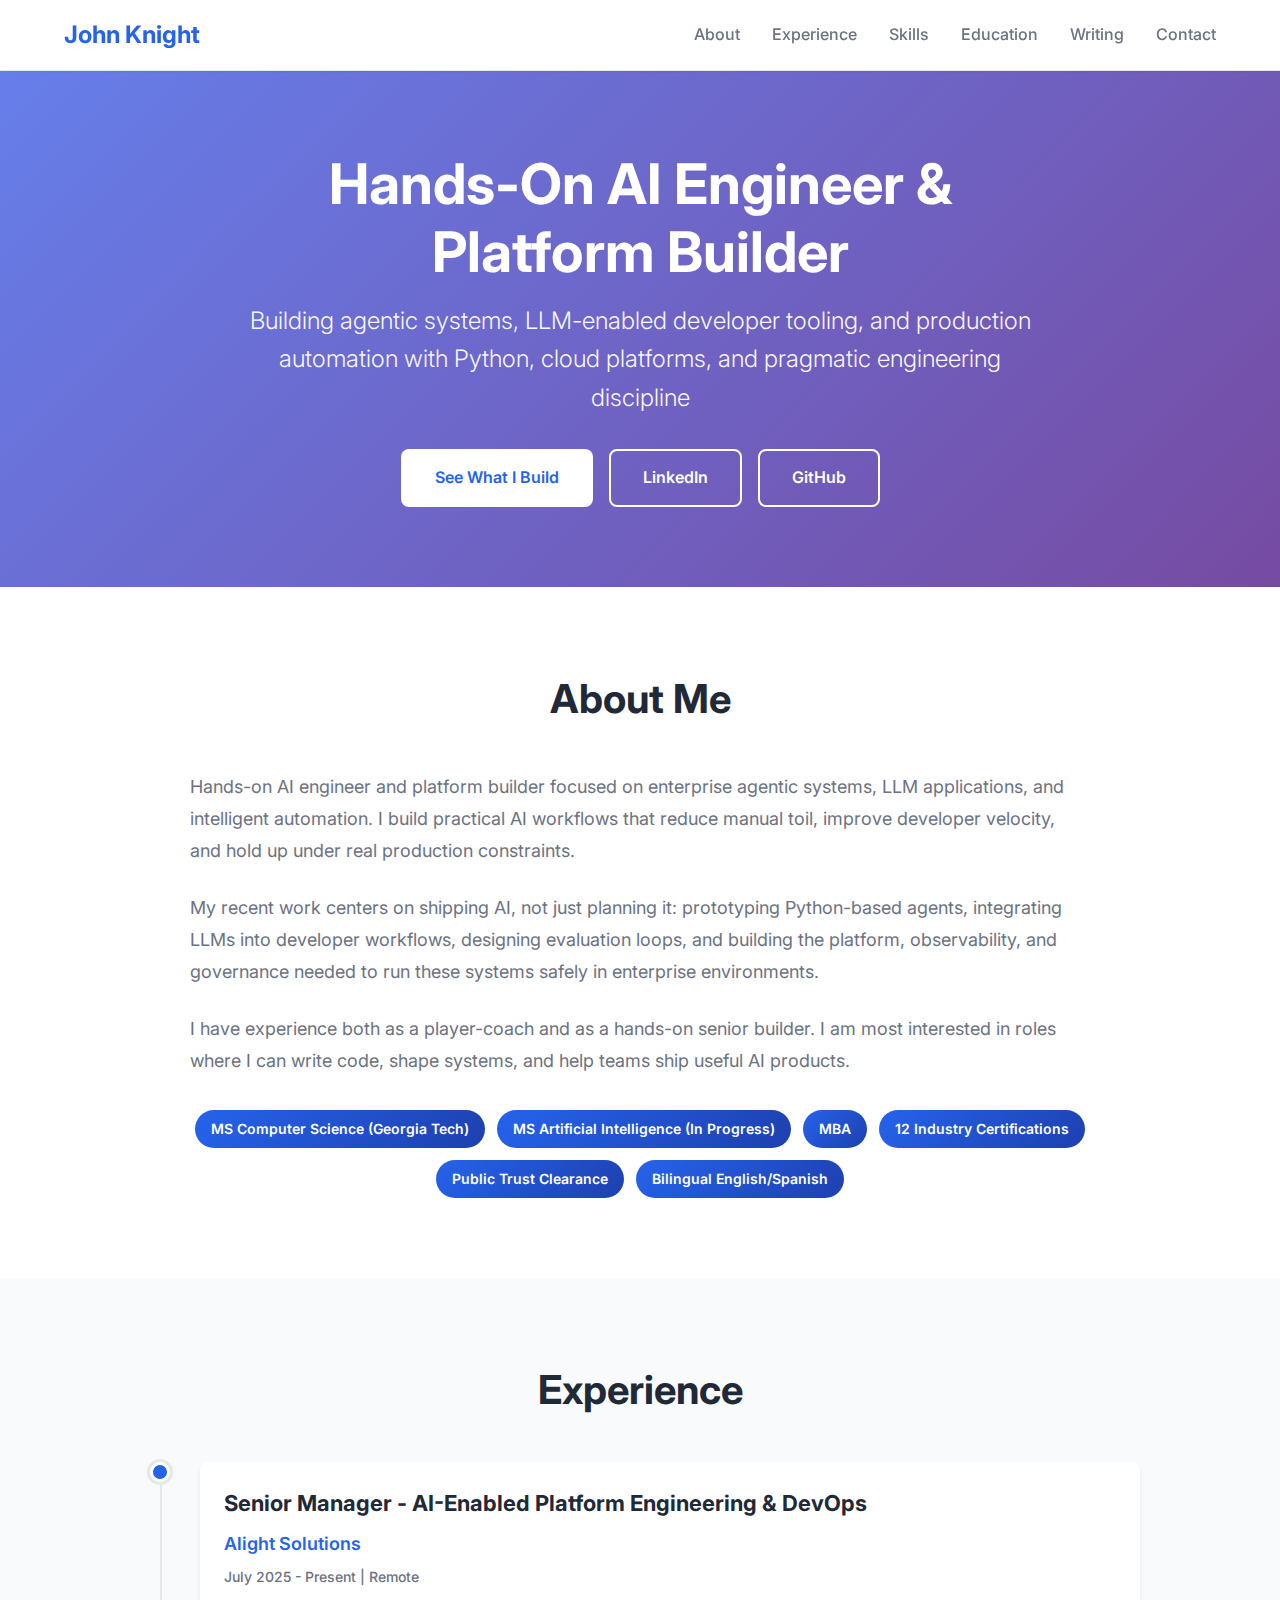
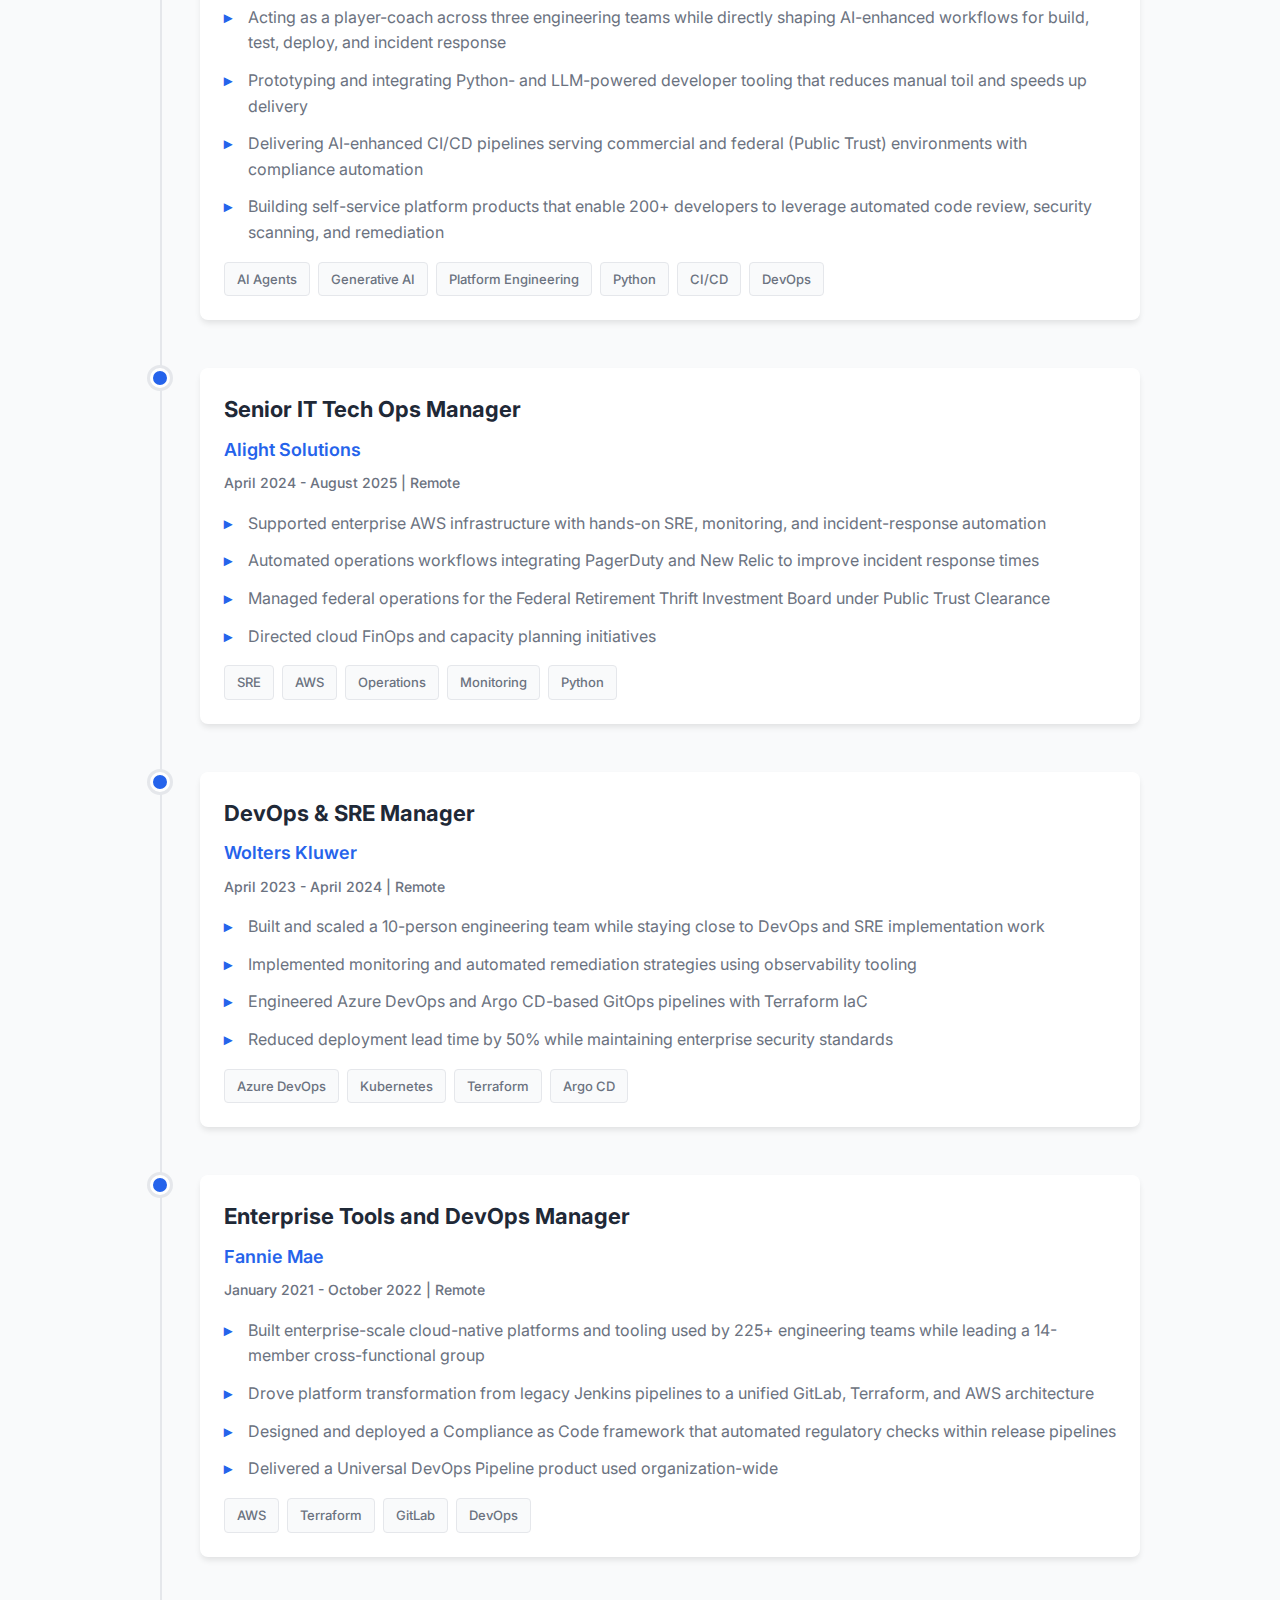
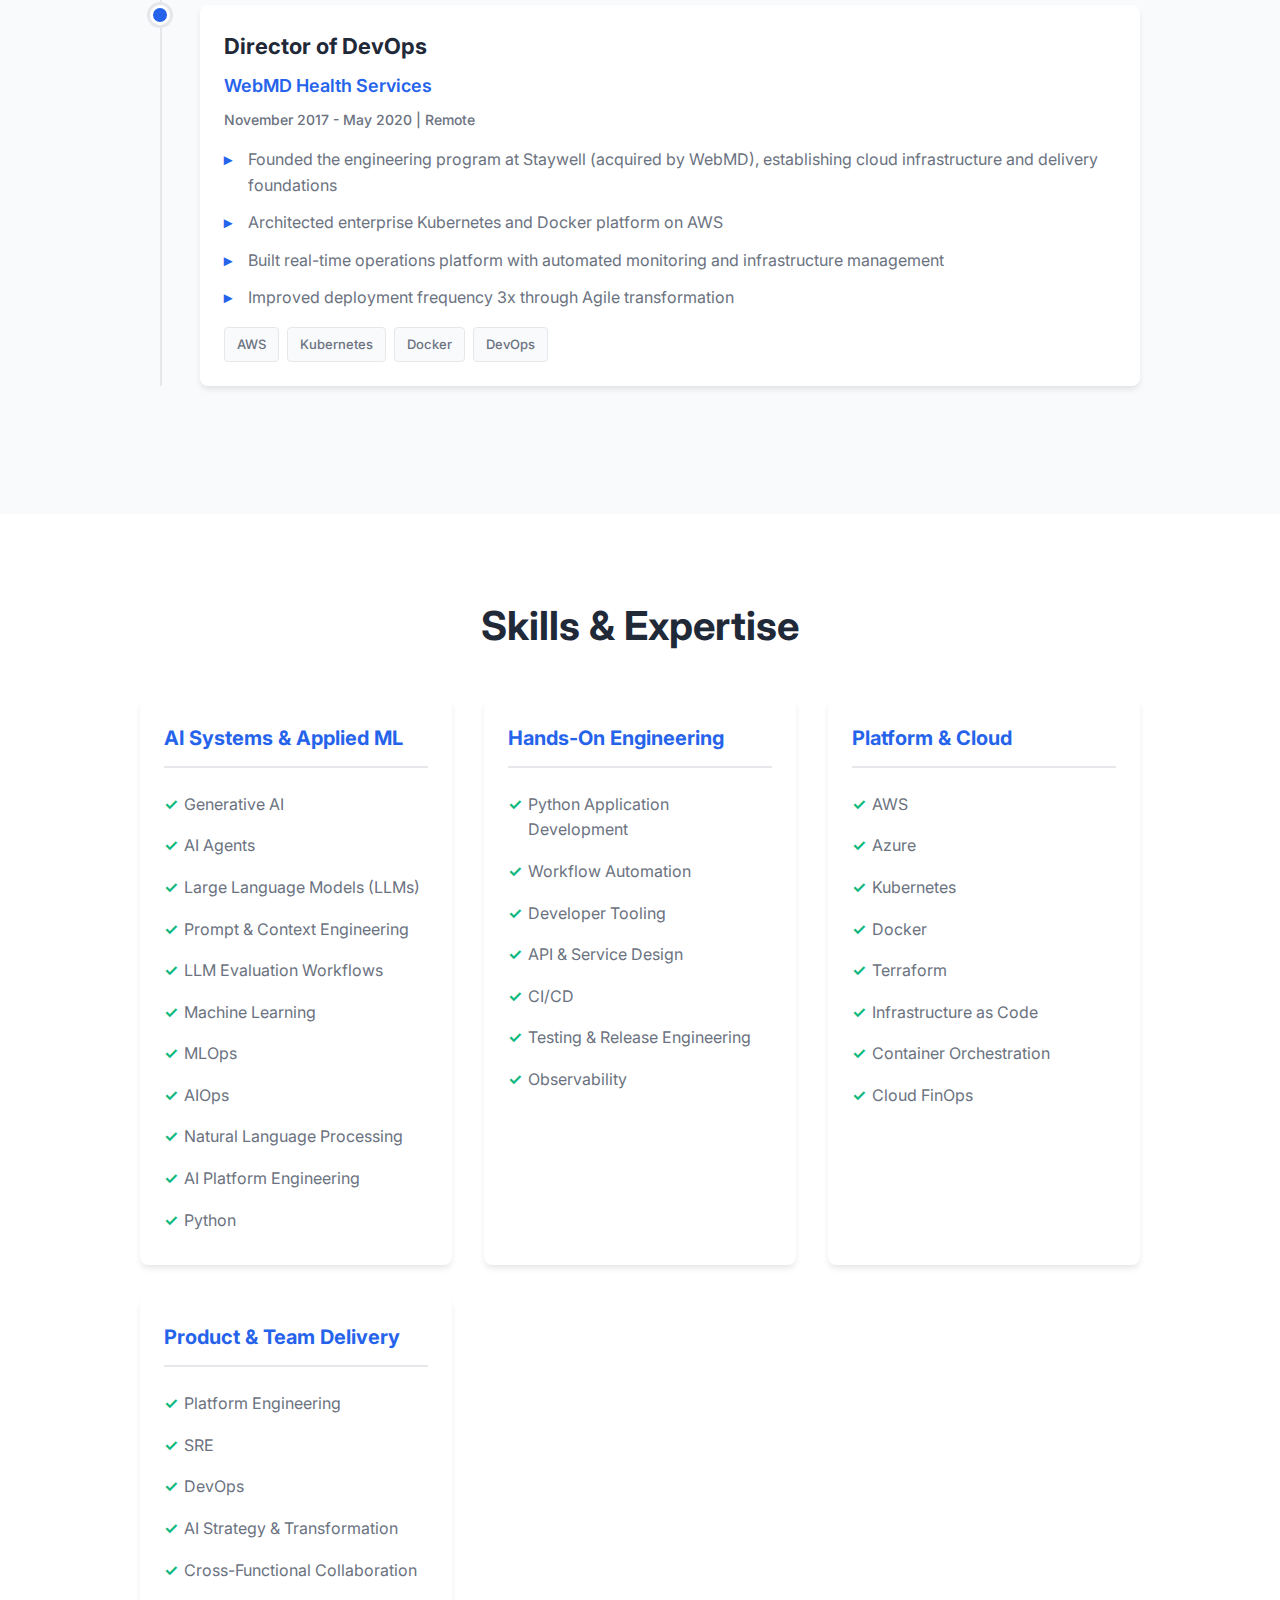
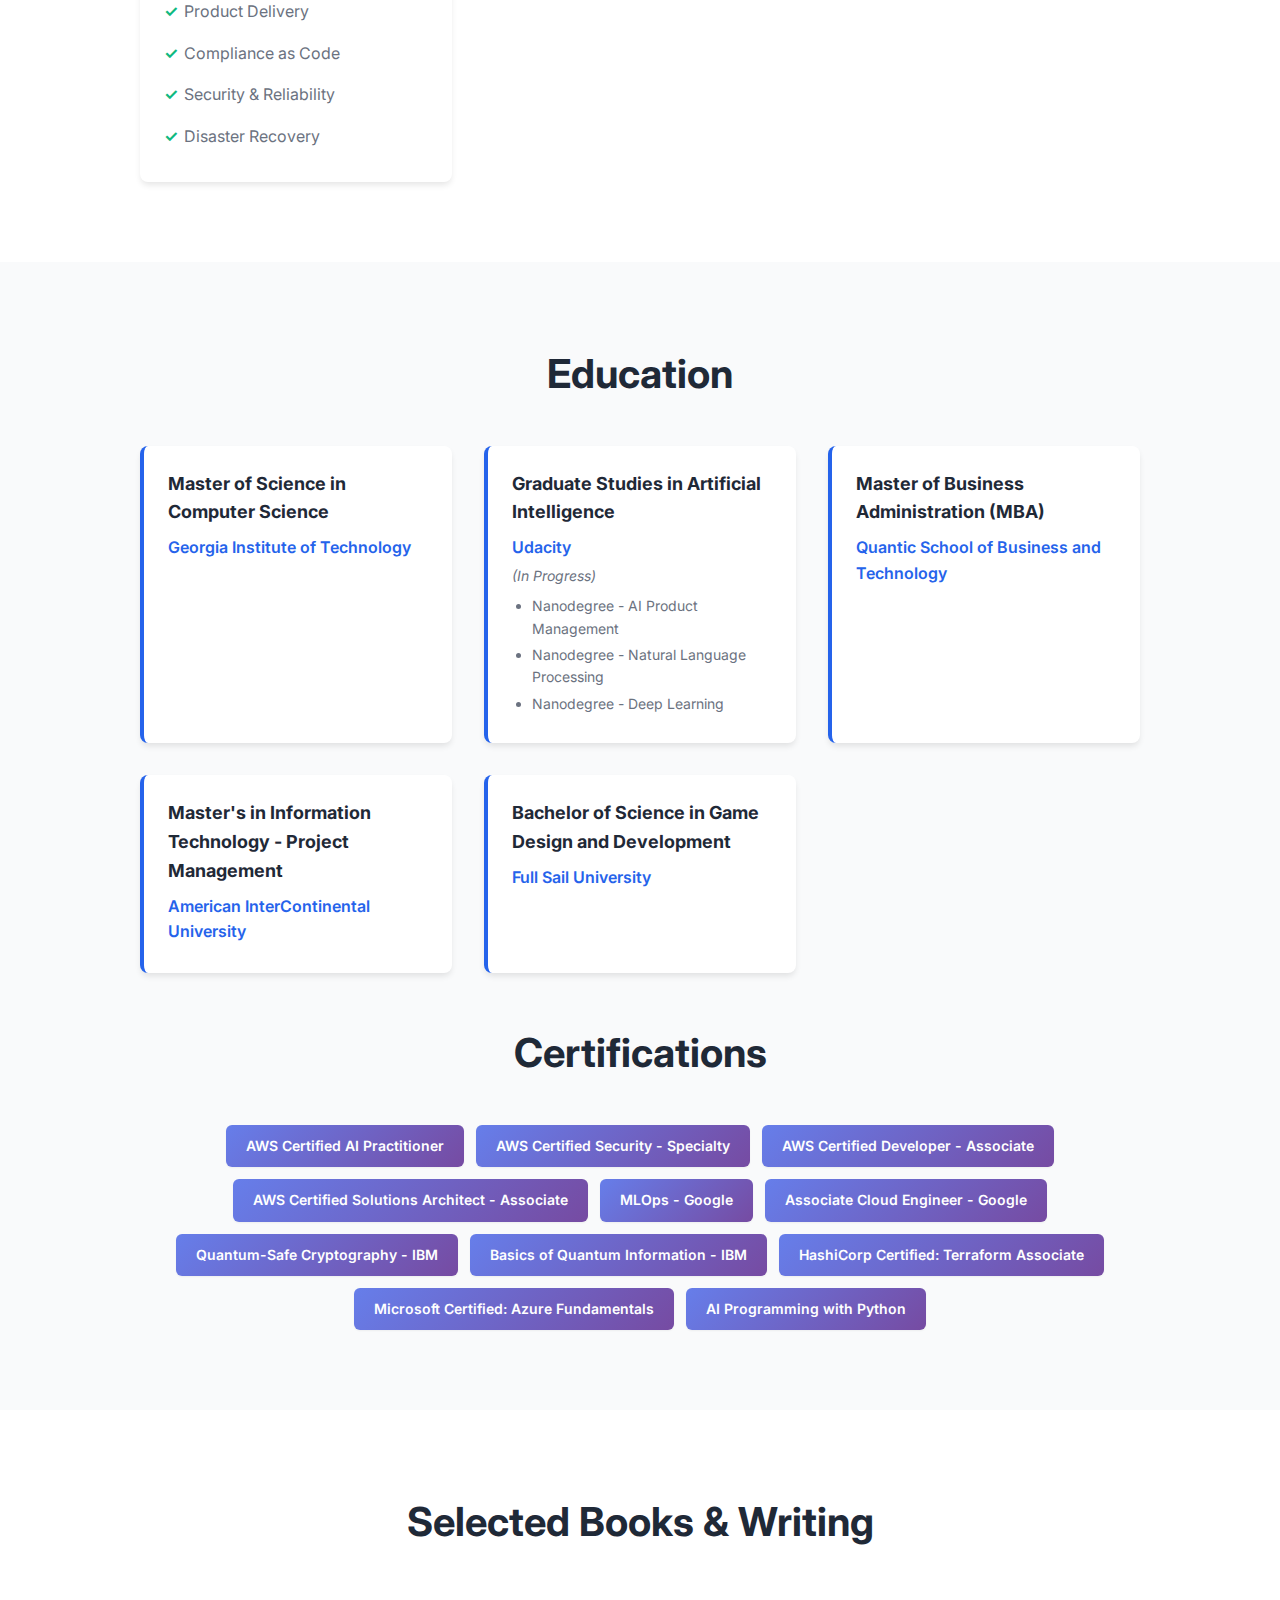
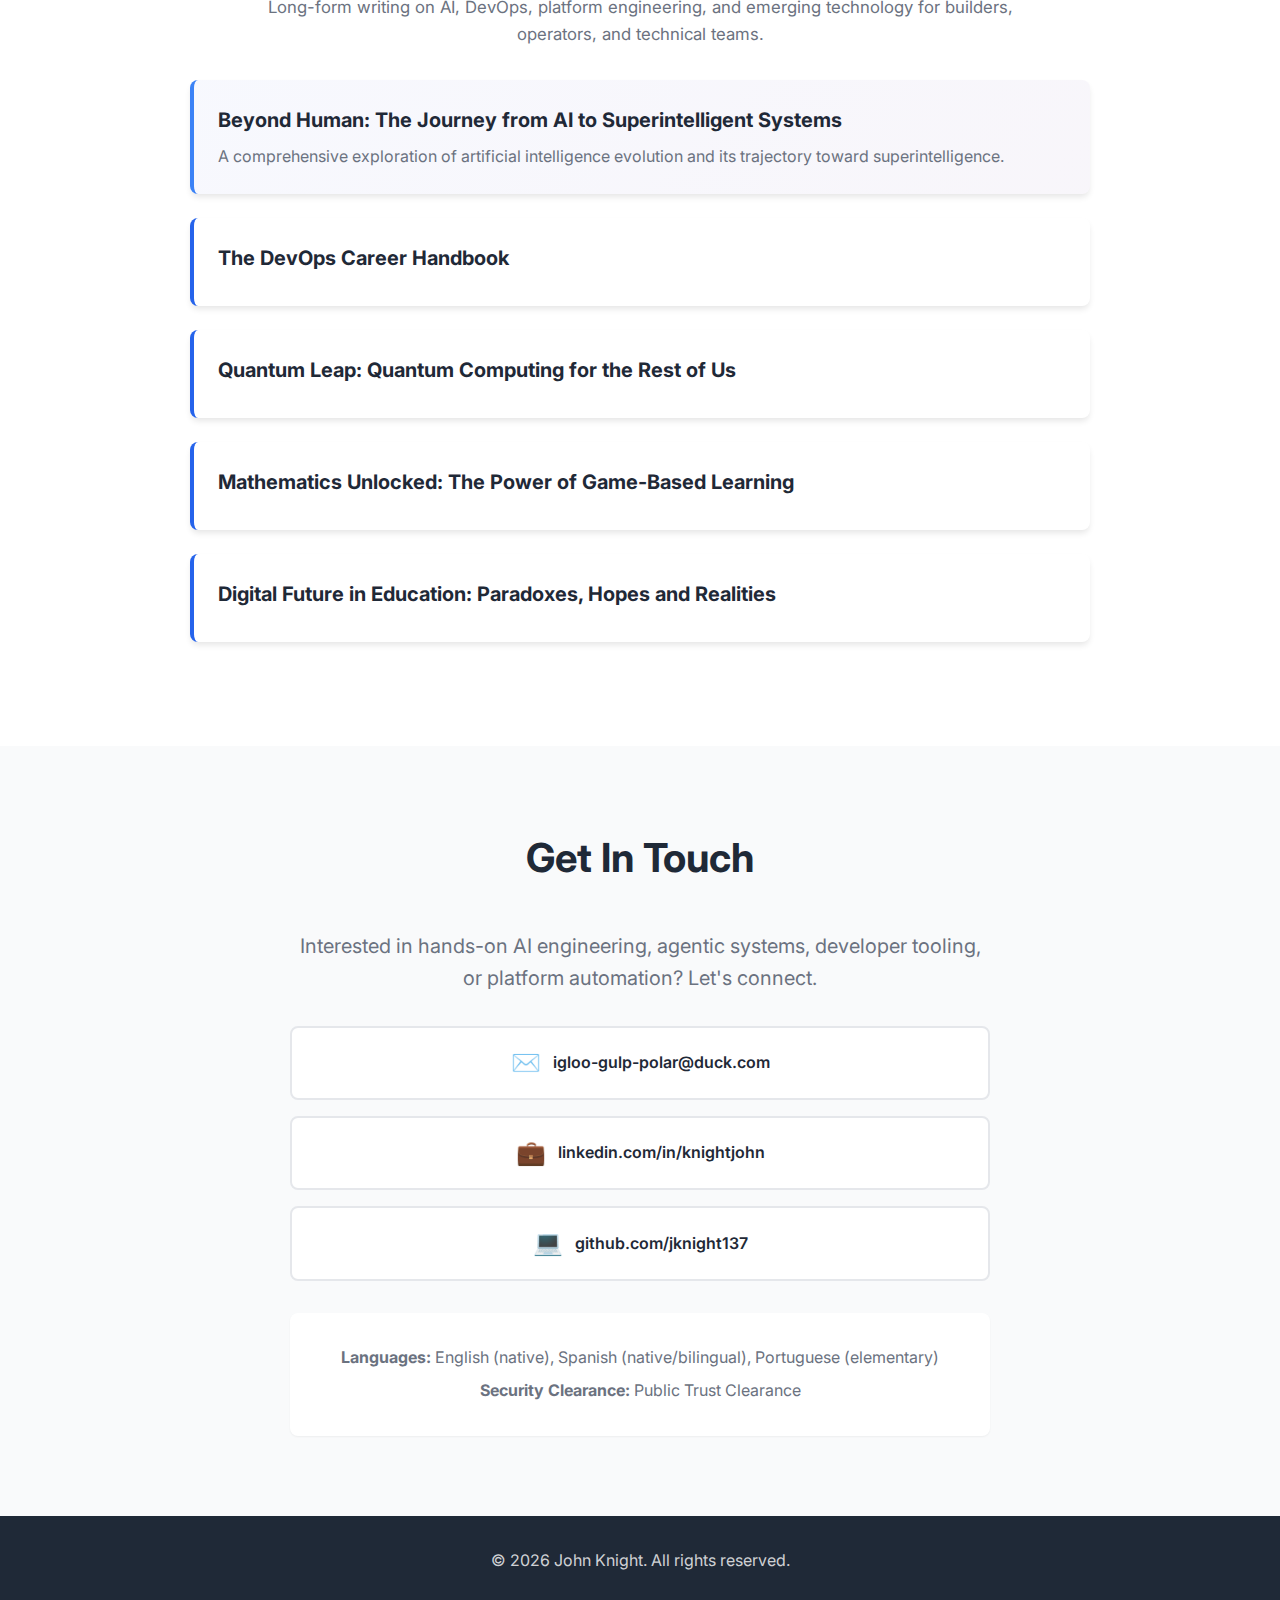
<file: index.html>
<!doctype html>
<html lang="en">
  <head>
    <meta charset="UTF-8" />
    <meta name="viewport" content="width=device-width, initial-scale=1.0" />
    <meta
      name="description"
      content="John Knight - hands-on AI engineer and platform builder delivering agentic systems, developer tooling, and enterprise automation."
    />
    <title>John Knight | AI Engineer & Platform Builder</title>
    <link rel="stylesheet" href="styles.css" />
    <link rel="preconnect" href="https://fonts.googleapis.com" />
    <link rel="preconnect" href="https://fonts.gstatic.com" crossorigin />
    <link
      href="https://fonts.googleapis.com/css2?family=Inter:wght@300;400;600;700&display=swap"
      rel="stylesheet"
    />
  </head>
  <body>
    <header>
      <nav>
        <div class="container">
          <h1 class="logo">John Knight</h1>
          <ul class="nav-links">
            <li><a href="#about">About</a></li>
            <li><a href="#experience">Experience</a></li>
            <li><a href="#skills">Skills</a></li>
            <li><a href="#education">Education</a></li>
            <li><a href="#publications">Writing</a></li>
            <li><a href="#contact">Contact</a></li>
          </ul>
        </div>
      </nav>
    </header>

    <main>
      <!-- Hero Section -->
      <section class="hero">
        <div class="container">
          <div class="hero-content">
            <h2 class="hero-title">Hands-On AI Engineer & Platform Builder</h2>
            <p class="hero-subtitle">
              Building agentic systems, LLM-enabled developer tooling, and
              production automation with Python, cloud platforms, and pragmatic
              engineering discipline
            </p>
            <div class="hero-cta">
              <a href="#experience" class="btn btn-primary">See What I Build</a>
              <a
                href="https://linkedin.com/in/knightjohn"
                target="_blank"
                class="btn btn-secondary"
                >LinkedIn</a
              >
              <a
                href="https://github.com/jknight137"
                target="_blank"
                class="btn btn-secondary"
                >GitHub</a
              >
            </div>
          </div>
        </div>
      </section>

      <!-- About Section -->
      <section id="about" class="section">
        <div class="container">
          <h2 class="section-title">About Me</h2>
          <div class="about-content">
            <p>
              Hands-on AI engineer and platform builder focused on enterprise
              agentic systems, LLM applications, and intelligent automation. I
              build practical AI workflows that reduce manual toil, improve
              developer velocity, and hold up under real production constraints.
            </p>
            <p>
              My recent work centers on shipping AI, not just planning it:
              prototyping Python-based agents, integrating LLMs into developer
              workflows, designing evaluation loops, and building the platform,
              observability, and governance needed to run these systems safely
              in enterprise environments.
            </p>
            <p>
              I have experience both as a player-coach and as a hands-on senior
              builder. I am most interested in roles where I can write code,
              shape systems, and help teams ship useful AI products.
            </p>
            <div class="credentials">
              <span class="badge">MS Computer Science (Georgia Tech)</span>
              <span class="badge"
                >MS Artificial Intelligence (In Progress)</span
              >
              <span class="badge">MBA</span>
              <span class="badge">12 Industry Certifications</span>
              <span class="badge">Public Trust Clearance</span>
              <span class="badge">Bilingual English/Spanish</span>
            </div>
          </div>
        </div>
      </section>

      <!-- Experience Section -->
      <section id="experience" class="section section-alt">
        <div class="container">
          <h2 class="section-title">Experience</h2>
          <div class="timeline">
            <div class="timeline-item">
              <div class="timeline-marker"></div>
              <div class="timeline-content">
                <h3>
                  Senior Manager - AI-Enabled Platform Engineering & DevOps
                </h3>
                <h4>Alight Solutions</h4>
                <p class="date">July 2025 - Present | Remote</p>
                <ul>
                  <li>
                    Acting as a player-coach across three engineering teams
                    while directly shaping AI-enhanced workflows for build,
                    test, deploy, and incident response
                  </li>
                  <li>
                    Prototyping and integrating Python- and LLM-powered
                    developer tooling that reduces manual toil and speeds up
                    delivery
                  </li>
                  <li>
                    Delivering AI-enhanced CI/CD pipelines serving commercial
                    and federal (Public Trust) environments with compliance
                    automation
                  </li>
                  <li>
                    Building self-service platform products that enable 200+
                    developers to leverage automated code review, security
                    scanning, and remediation
                  </li>
                </ul>
                <div class="skills-tags">
                  <span>AI Agents</span>
                  <span>Generative AI</span>
                  <span>Platform Engineering</span>
                  <span>Python</span>
                  <span>CI/CD</span>
                  <span>DevOps</span>
                </div>
              </div>
            </div>

            <div class="timeline-item">
              <div class="timeline-marker"></div>
              <div class="timeline-content">
                <h3>Senior IT Tech Ops Manager</h3>
                <h4>Alight Solutions</h4>
                <p class="date">April 2024 - August 2025 | Remote</p>
                <ul>
                  <li>
                    Supported enterprise AWS infrastructure with hands-on SRE,
                    monitoring, and incident-response automation
                  </li>
                  <li>
                    Automated operations workflows integrating PagerDuty and New
                    Relic to improve incident response times
                  </li>
                  <li>
                    Managed federal operations for the Federal Retirement Thrift
                    Investment Board under Public Trust Clearance
                  </li>
                  <li>
                    Directed cloud FinOps and capacity planning initiatives
                  </li>
                </ul>
                <div class="skills-tags">
                  <span>SRE</span>
                  <span>AWS</span>
                  <span>Operations</span>
                  <span>Monitoring</span>
                  <span>Python</span>
                </div>
              </div>
            </div>

            <div class="timeline-item">
              <div class="timeline-marker"></div>
              <div class="timeline-content">
                <h3>DevOps & SRE Manager</h3>
                <h4>Wolters Kluwer</h4>
                <p class="date">April 2023 - April 2024 | Remote</p>
                <ul>
                  <li>
                    Built and scaled a 10-person engineering team while staying
                    close to DevOps and SRE implementation work
                  </li>
                  <li>
                    Implemented monitoring and automated remediation strategies
                    using observability tooling
                  </li>
                  <li>
                    Engineered Azure DevOps and Argo CD-based GitOps pipelines
                    with Terraform IaC
                  </li>
                  <li>
                    Reduced deployment lead time by 50% while maintaining
                    enterprise security standards
                  </li>
                </ul>
                <div class="skills-tags">
                  <span>Azure DevOps</span>
                  <span>Kubernetes</span>
                  <span>Terraform</span>
                  <span>Argo CD</span>
                </div>
              </div>
            </div>

            <div class="timeline-item">
              <div class="timeline-marker"></div>
              <div class="timeline-content">
                <h3>Enterprise Tools and DevOps Manager</h3>
                <h4>Fannie Mae</h4>
                <p class="date">January 2021 - October 2022 | Remote</p>
                <ul>
                  <li>
                    Built enterprise-scale cloud-native platforms and tooling
                    used by 225+ engineering teams while leading a 14-member
                    cross-functional group
                  </li>
                  <li>
                    Drove platform transformation from legacy Jenkins pipelines
                    to a unified GitLab, Terraform, and AWS architecture
                  </li>
                  <li>
                    Designed and deployed a Compliance as Code framework that
                    automated regulatory checks within release pipelines
                  </li>
                  <li>
                    Delivered a Universal DevOps Pipeline product used
                    organization-wide
                  </li>
                </ul>
                <div class="skills-tags">
                  <span>AWS</span>
                  <span>Terraform</span>
                  <span>GitLab</span>
                  <span>DevOps</span>
                </div>
              </div>
            </div>

            <div class="timeline-item">
              <div class="timeline-marker"></div>
              <div class="timeline-content">
                <h3>Director of DevOps</h3>
                <h4>WebMD Health Services</h4>
                <p class="date">November 2017 - May 2020 | Remote</p>
                <ul>
                  <li>
                    Founded the engineering program at Staywell (acquired by
                    WebMD), establishing cloud infrastructure and delivery
                    foundations
                  </li>
                  <li>
                    Architected enterprise Kubernetes and Docker platform on AWS
                  </li>
                  <li>
                    Built real-time operations platform with automated
                    monitoring and infrastructure management
                  </li>
                  <li>
                    Improved deployment frequency 3x through Agile
                    transformation
                  </li>
                </ul>
                <div class="skills-tags">
                  <span>AWS</span>
                  <span>Kubernetes</span>
                  <span>Docker</span>
                  <span>DevOps</span>
                </div>
              </div>
            </div>
          </div>
        </div>
      </section>

      <!-- Skills Section -->
      <section id="skills" class="section">
        <div class="container">
          <h2 class="section-title">Skills & Expertise</h2>
          <div class="skills-grid">
            <div class="skill-category">
              <h3>AI Systems & Applied ML</h3>
              <ul>
                <li>Generative AI</li>
                <li>AI Agents</li>
                <li>Large Language Models (LLMs)</li>
                <li>Prompt & Context Engineering</li>
                <li>LLM Evaluation Workflows</li>
                <li>Machine Learning</li>
                <li>MLOps</li>
                <li>AIOps</li>
                <li>Natural Language Processing</li>
                <li>AI Platform Engineering</li>
                <li>Python</li>
              </ul>
            </div>
            <div class="skill-category">
              <h3>Hands-On Engineering</h3>
              <ul>
                <li>Python Application Development</li>
                <li>Workflow Automation</li>
                <li>Developer Tooling</li>
                <li>API & Service Design</li>
                <li>CI/CD</li>
                <li>Testing & Release Engineering</li>
                <li>Observability</li>
              </ul>
            </div>
            <div class="skill-category">
              <h3>Platform & Cloud</h3>
              <ul>
                <li>AWS</li>
                <li>Azure</li>
                <li>Kubernetes</li>
                <li>Docker</li>
                <li>Terraform</li>
                <li>Infrastructure as Code</li>
                <li>Container Orchestration</li>
                <li>Cloud FinOps</li>
              </ul>
            </div>
            <div class="skill-category">
              <h3>Product & Team Delivery</h3>
              <ul>
                <li>Platform Engineering</li>
                <li>SRE</li>
                <li>DevOps</li>
                <li>AI Strategy & Transformation</li>
                <li>Cross-Functional Collaboration</li>
                <li>Product Delivery</li>
                <li>Compliance as Code</li>
                <li>Security & Reliability</li>
                <li>Disaster Recovery</li>
              </ul>
            </div>
          </div>
        </div>
      </section>

      <!-- Education Section -->
      <section id="education" class="section section-alt">
        <div class="container">
          <h2 class="section-title">Education</h2>
          <div class="education-grid">
            <div class="education-item">
              <h3>Master of Science in Computer Science</h3>
              <p class="institution">Georgia Institute of Technology</p>
            </div>
            <div class="education-item">
              <h3>Graduate Studies in Artificial Intelligence</h3>
              <p class="institution">Udacity</p>
              <p class="status">(In Progress)</p>
              <ul class="nanodegrees">
                <li>Nanodegree - AI Product Management</li>
                <li>Nanodegree - Natural Language Processing</li>
                <li>Nanodegree - Deep Learning</li>
              </ul>
            </div>
            <div class="education-item">
              <h3>Master of Business Administration (MBA)</h3>
              <p class="institution">
                Quantic School of Business and Technology
              </p>
            </div>
            <div class="education-item">
              <h3>Master's in Information Technology - Project Management</h3>
              <p class="institution">American InterContinental University</p>
            </div>
            <div class="education-item">
              <h3>Bachelor of Science in Game Design and Development</h3>
              <p class="institution">Full Sail University</p>
            </div>
          </div>

          <h2 class="section-title" style="margin-top: 3rem">Certifications</h2>
          <div class="certifications-grid">
            <span class="cert-badge">AWS Certified AI Practitioner</span>
            <span class="cert-badge">AWS Certified Security - Specialty</span>
            <span class="cert-badge">AWS Certified Developer - Associate</span>
            <span class="cert-badge"
              >AWS Certified Solutions Architect - Associate</span
            >
            <span class="cert-badge">MLOps - Google</span>
            <span class="cert-badge">Associate Cloud Engineer - Google</span>
            <span class="cert-badge">Quantum-Safe Cryptography - IBM</span>
            <span class="cert-badge">Basics of Quantum Information - IBM</span>
            <span class="cert-badge"
              >HashiCorp Certified: Terraform Associate</span
            >
            <span class="cert-badge"
              >Microsoft Certified: Azure Fundamentals</span
            >
            <span class="cert-badge">AI Programming with Python</span>
          </div>
        </div>
      </section>

      <!-- Publications Section -->
      <section id="publications" class="section">
        <div class="container">
          <h2 class="section-title">Selected Books & Writing</h2>
          <p
            style="
              max-width: 760px;
              margin: 0 auto 2rem;
              text-align: center;
              color: var(--text-secondary);
              font-size: 1.05rem;
            "
          >
            Long-form writing on AI, DevOps, platform engineering, and emerging
            technology for builders, operators, and technical teams.
          </p>
          <div class="publications-list">
            <div class="publication-item featured">
              <h3>
                Beyond Human: The Journey from AI to Superintelligent Systems
              </h3>
              <p>
                A comprehensive exploration of artificial intelligence evolution
                and its trajectory toward superintelligence.
              </p>
            </div>
            <div class="publication-item">
              <h3>The DevOps Career Handbook</h3>
            </div>
            <div class="publication-item">
              <h3>Quantum Leap: Quantum Computing for the Rest of Us</h3>
            </div>
            <div class="publication-item">
              <h3>Mathematics Unlocked: The Power of Game-Based Learning</h3>
            </div>
            <div class="publication-item">
              <h3>
                Digital Future in Education: Paradoxes, Hopes and Realities
              </h3>
            </div>
          </div>
        </div>
      </section>

      <!-- Contact Section -->
      <section id="contact" class="section section-alt">
        <div class="container">
          <h2 class="section-title">Get In Touch</h2>
          <div class="contact-content">
            <p class="contact-intro">
              Interested in hands-on AI engineering, agentic systems, developer
              tooling, or platform automation? Let's connect.
            </p>
            <div class="contact-links">
              <a href="mailto:igloo-gulp-polar@duck.com" class="contact-link">
                <span class="icon">✉️</span>
                <span>igloo-gulp-polar@duck.com</span>
              </a>
              <a
                href="https://linkedin.com/in/knightjohn"
                target="_blank"
                class="contact-link"
              >
                <span class="icon">💼</span>
                <span>linkedin.com/in/knightjohn</span>
              </a>
              <a
                href="https://github.com/jknight137"
                target="_blank"
                class="contact-link"
              >
                <span class="icon">💻</span>
                <span>github.com/jknight137</span>
              </a>
            </div>
            <div class="additional-info">
              <p>
                <strong>Languages:</strong> English (native), Spanish
                (native/bilingual), Portuguese (elementary)
              </p>
              <p><strong>Security Clearance:</strong> Public Trust Clearance</p>
            </div>
          </div>
        </div>
      </section>
    </main>

    <footer>
      <div class="container">
        <p>&copy; 2026 John Knight. All rights reserved.</p>
      </div>
    </footer>
  </body>
</html>
</file>
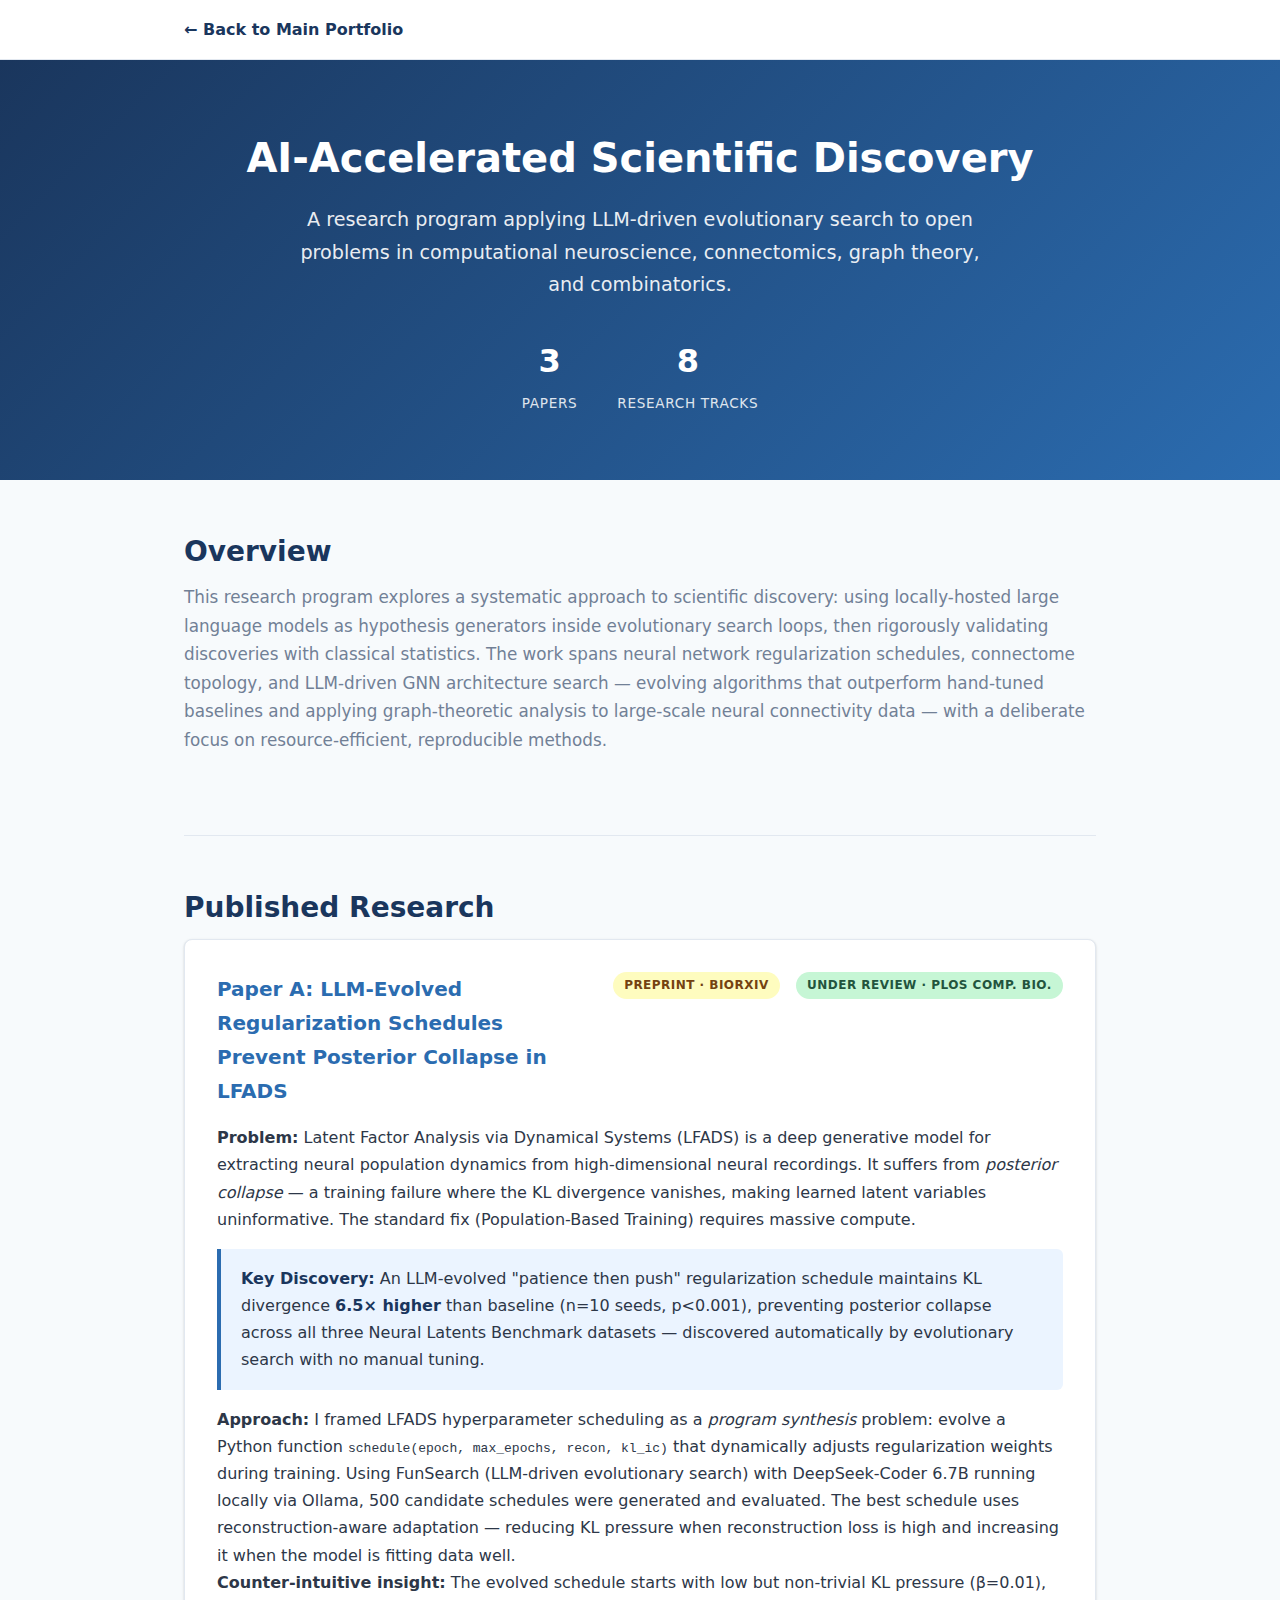
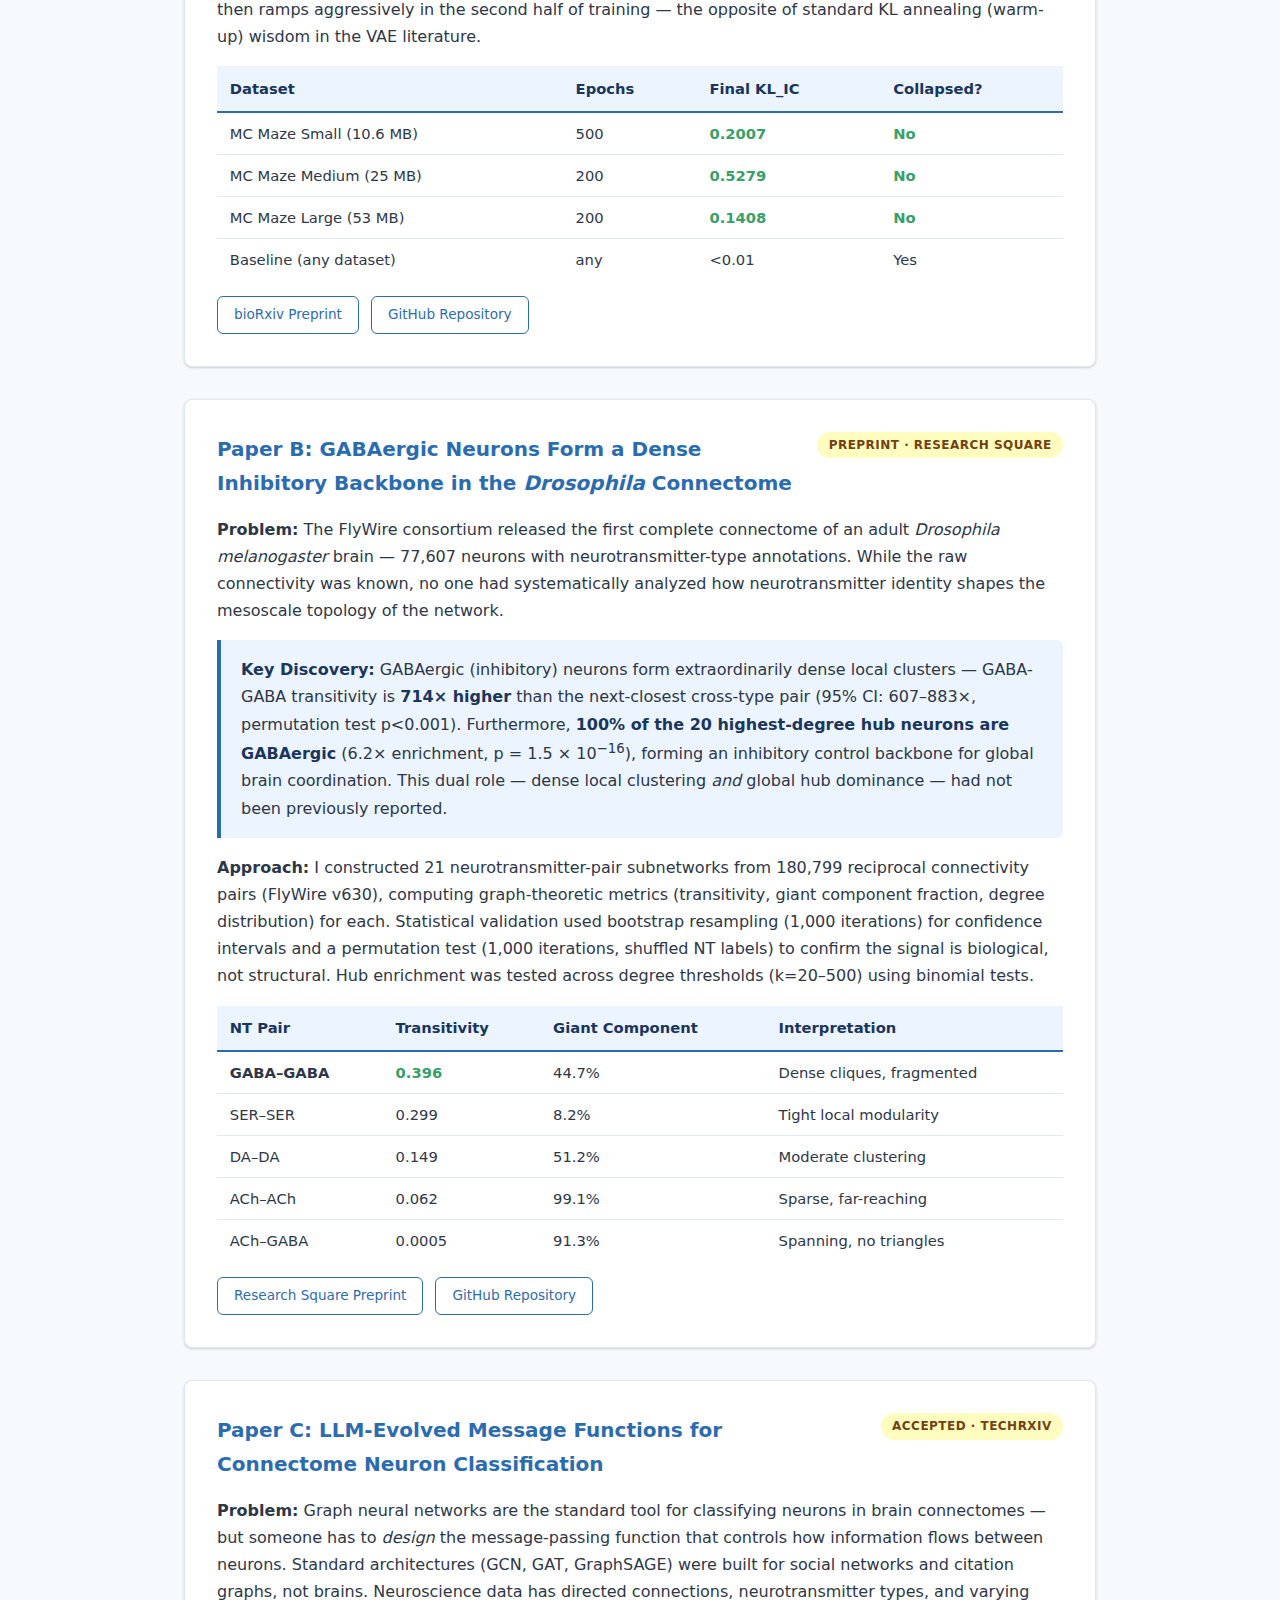
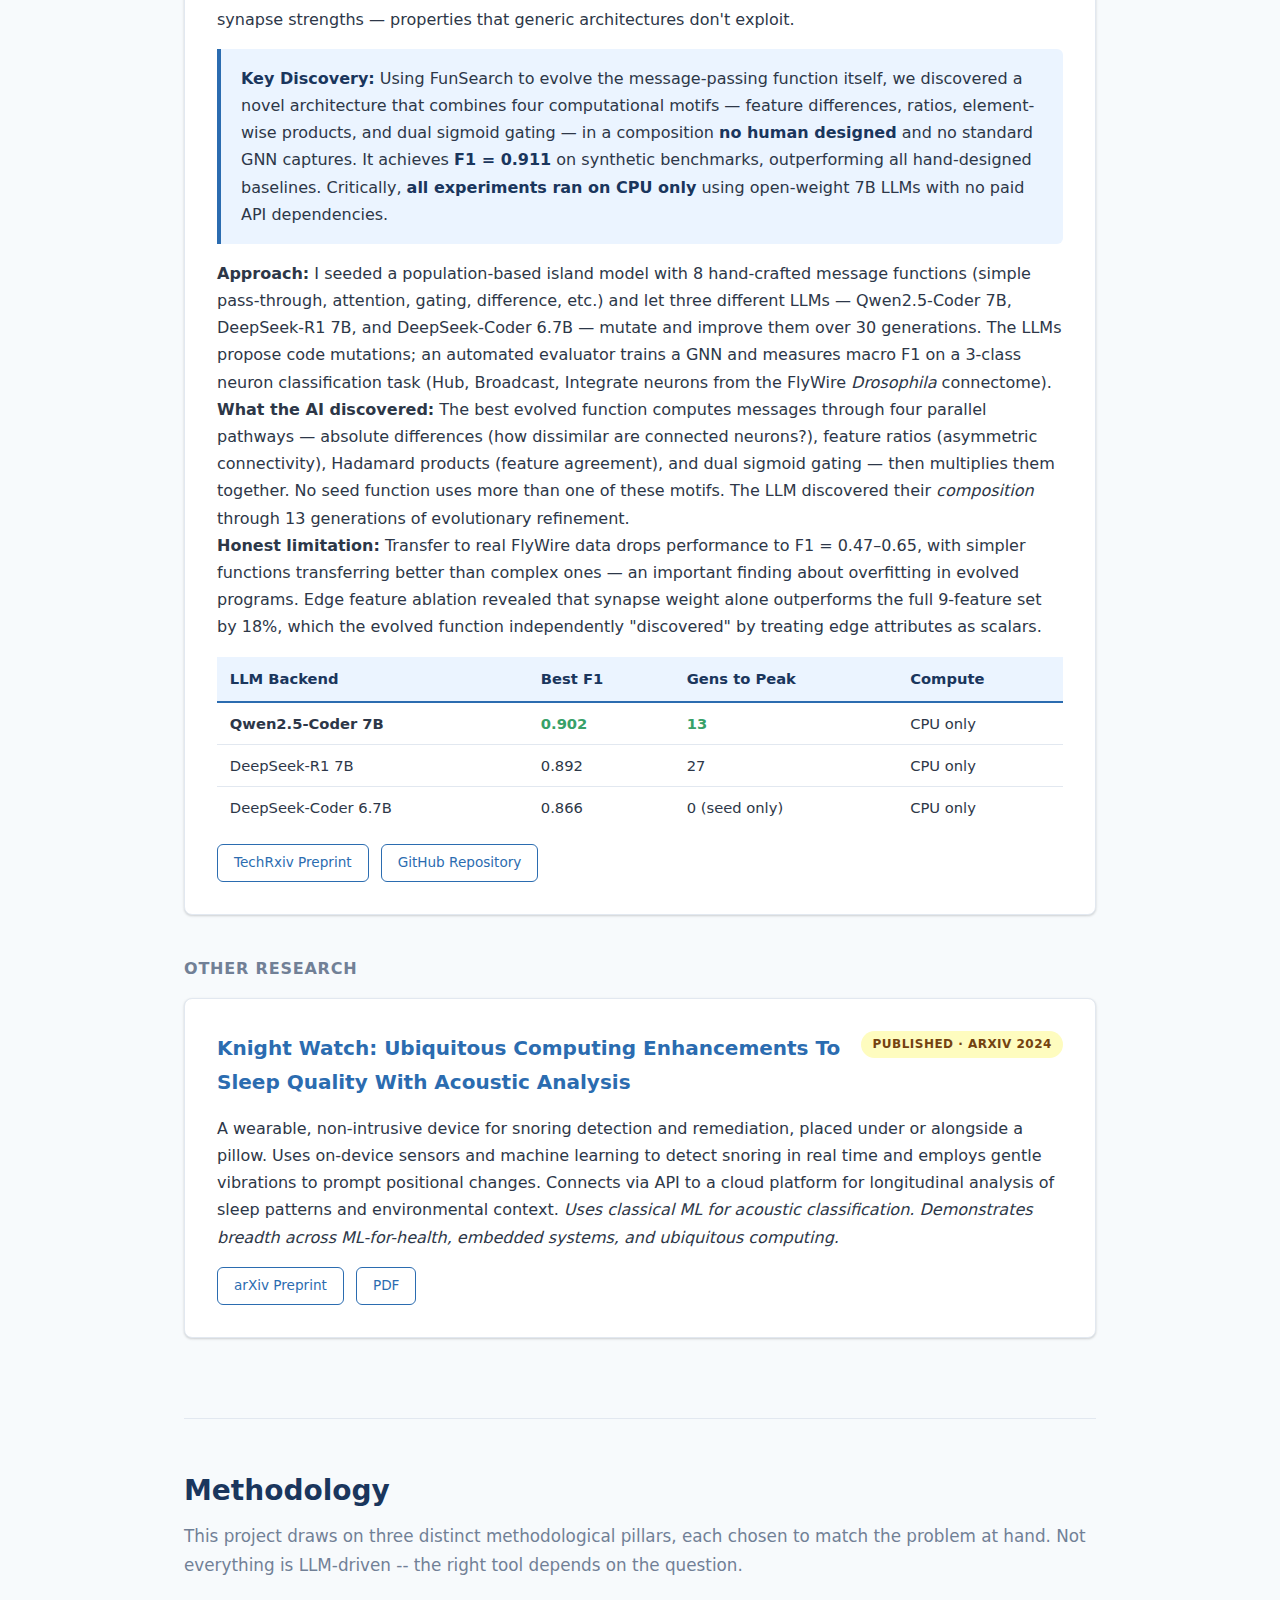
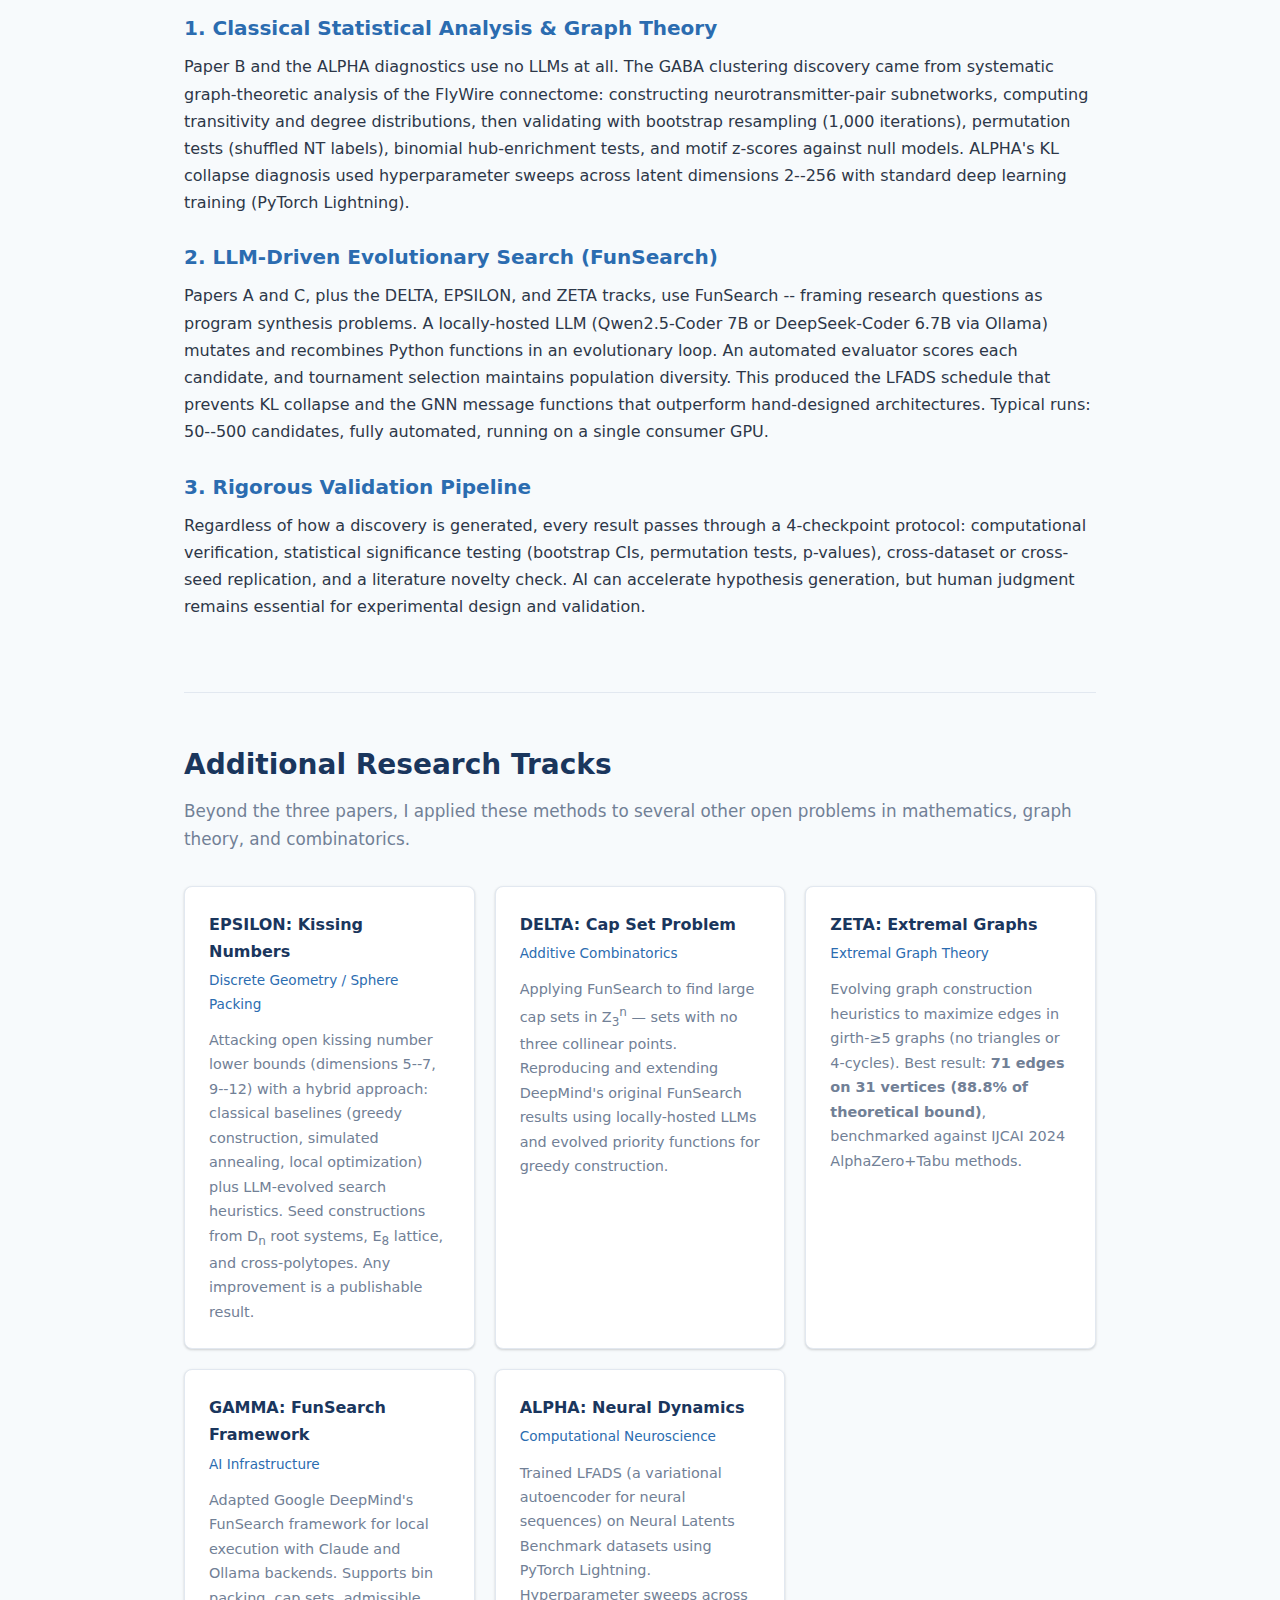
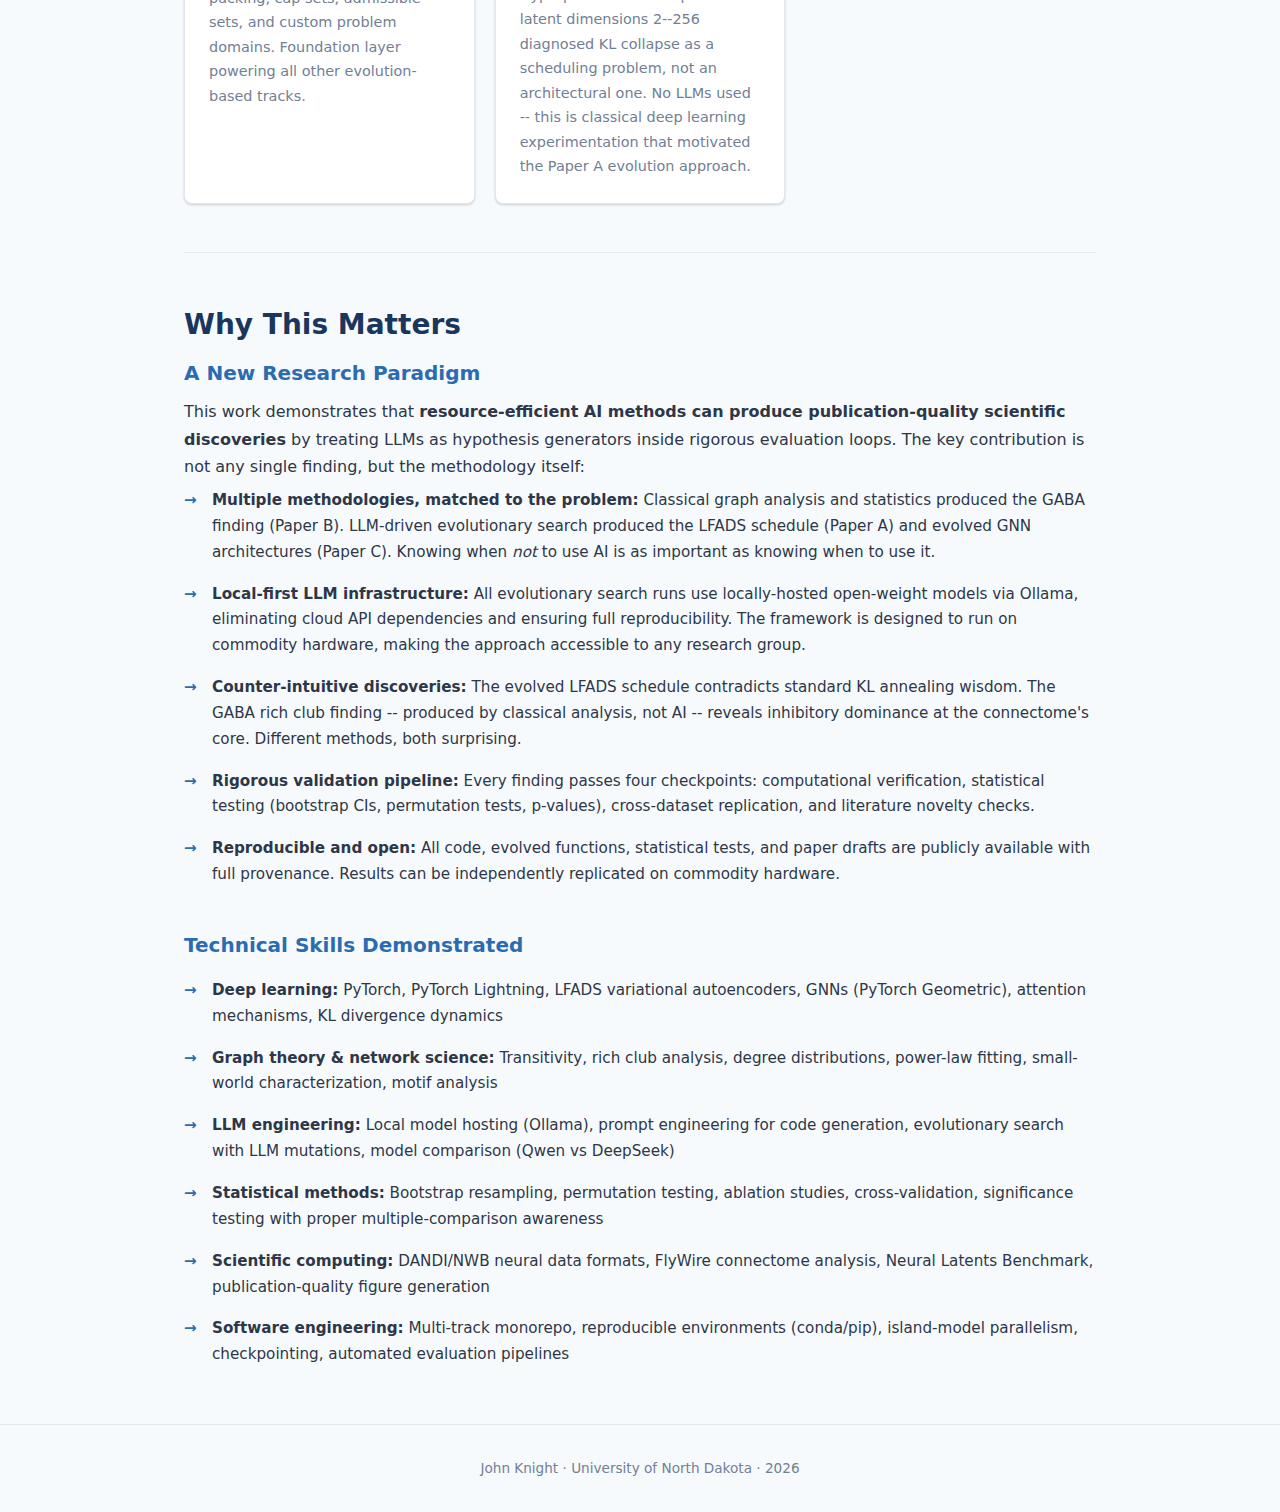
<file: research_portfolio.html>
<!doctype html>
<html lang="en">
  <head>
    <meta charset="UTF-8" />
    <meta name="viewport" content="width=device-width, initial-scale=1.0" />
    <title>Research Portfolio — John Knight</title>
    <style>
      :root {
        --primary: #1a365d;
        --accent: #2b6cb0;
        --accent-light: #ebf4ff;
        --text: #2d3748;
        --text-light: #718096;
        --bg: #ffffff;
        --border: #e2e8f0;
        --success: #38a169;
        --warning: #d69e2e;
        --card-shadow:
          0 1px 3px rgba(0, 0, 0, 0.12), 0 1px 2px rgba(0, 0, 0, 0.06);
      }

      * {
        box-sizing: border-box;
        margin: 0;
        padding: 0;
      }

      body {
        font-family:
          "Segoe UI",
          system-ui,
          -apple-system,
          sans-serif;
        color: var(--text);
        line-height: 1.7;
        background: #f7fafc;
      }

      .hero {
        background: linear-gradient(
          135deg,
          var(--primary) 0%,
          var(--accent) 100%
        );
        color: white;
        padding: 4rem 2rem;
        text-align: center;
      }

      .hero h1 {
        font-size: 2.5rem;
        font-weight: 700;
        margin-bottom: 0.75rem;
      }

      .hero .subtitle {
        font-size: 1.2rem;
        opacity: 0.9;
        max-width: 700px;
        margin: 0 auto 1.5rem;
      }

      .hero .stats {
        display: flex;
        justify-content: center;
        gap: 2.5rem;
        flex-wrap: wrap;
        margin-top: 2rem;
      }

      .hero .stat {
        text-align: center;
      }

      .hero .stat-value {
        font-size: 2rem;
        font-weight: 700;
        display: block;
      }

      .hero .stat-label {
        font-size: 0.85rem;
        text-transform: uppercase;
        letter-spacing: 0.05em;
        opacity: 0.85;
      }

      .container {
        max-width: 960px;
        margin: 0 auto;
        padding: 0 1.5rem;
      }

      section {
        padding: 3rem 0;
      }

      section + section {
        border-top: 1px solid var(--border);
      }

      h2 {
        font-size: 1.75rem;
        color: var(--primary);
        margin-bottom: 0.5rem;
      }

      h3 {
        font-size: 1.25rem;
        color: var(--accent);
        margin-bottom: 0.5rem;
      }

      .section-intro {
        color: var(--text-light);
        margin-bottom: 2rem;
        font-size: 1.05rem;
      }

      /* Paper cards */
      .paper-card {
        background: var(--bg);
        border: 1px solid var(--border);
        border-radius: 8px;
        padding: 2rem;
        margin-bottom: 2rem;
        box-shadow: var(--card-shadow);
      }

      .paper-card .paper-header {
        display: flex;
        align-items: flex-start;
        justify-content: space-between;
        gap: 1rem;
        margin-bottom: 1rem;
        flex-wrap: wrap;
      }

      .paper-card h3 {
        margin: 0;
        flex: 1;
      }

      .badge {
        display: inline-block;
        padding: 0.2rem 0.7rem;
        border-radius: 9999px;
        font-size: 0.75rem;
        font-weight: 600;
        text-transform: uppercase;
        letter-spacing: 0.04em;
        white-space: nowrap;
      }

      .badge-submitted {
        background: #c6f6d5;
        color: #22543d;
      }

      .badge-complete {
        background: #bee3f8;
        color: #2a4365;
      }

      .badge-preprint {
        background: #fefcbf;
        color: #744210;
      }

      .finding {
        background: var(--accent-light);
        border-left: 4px solid var(--accent);
        padding: 1rem 1.25rem;
        margin: 1rem 0;
        border-radius: 0 6px 6px 0;
      }

      .finding strong {
        color: var(--primary);
      }

      .results-table {
        width: 100%;
        border-collapse: collapse;
        margin: 1rem 0;
        font-size: 0.92rem;
      }

      .results-table th {
        background: var(--accent-light);
        color: var(--primary);
        text-align: left;
        padding: 0.6rem 0.8rem;
        font-weight: 600;
        border-bottom: 2px solid var(--accent);
      }

      .results-table td {
        padding: 0.5rem 0.8rem;
        border-bottom: 1px solid var(--border);
      }

      .results-table tr:last-child td {
        border-bottom: none;
      }

      .results-table .highlight {
        font-weight: 600;
        color: var(--success);
      }

      /* Track grid */
      .track-grid {
        display: grid;
        grid-template-columns: repeat(auto-fill, minmax(280px, 1fr));
        gap: 1.25rem;
        margin-top: 1.5rem;
      }

      .track-card {
        background: var(--bg);
        border: 1px solid var(--border);
        border-radius: 8px;
        padding: 1.5rem;
        box-shadow: var(--card-shadow);
        transition: transform 0.15s ease;
      }

      .track-card:hover {
        transform: translateY(-2px);
      }

      .track-card .track-name {
        font-weight: 700;
        color: var(--primary);
        font-size: 1rem;
        margin-bottom: 0.25rem;
      }

      .track-card .track-domain {
        color: var(--accent);
        font-size: 0.85rem;
        margin-bottom: 0.75rem;
        font-weight: 500;
      }

      .track-card p {
        font-size: 0.9rem;
        color: var(--text-light);
        margin-bottom: 0;
      }

      /* Methodology section */
      .method-step {
        display: flex;
        gap: 1.25rem;
        margin-bottom: 1.5rem;
        align-items: flex-start;
      }

      .method-step .step-num {
        flex-shrink: 0;
        width: 40px;
        height: 40px;
        background: var(--accent);
        color: white;
        border-radius: 50%;
        display: flex;
        align-items: center;
        justify-content: center;
        font-weight: 700;
        font-size: 1.1rem;
      }

      .method-step .step-content h4 {
        color: var(--primary);
        margin-bottom: 0.25rem;
      }

      .method-step .step-content p {
        color: var(--text-light);
        font-size: 0.95rem;
      }

      /* Impact list */
      .impact-list {
        list-style: none;
        padding: 0;
      }

      .impact-list li {
        position: relative;
        padding: 0.5rem 0 0.5rem 1.75rem;
        font-size: 0.95rem;
      }

      .impact-list li::before {
        content: "→";
        position: absolute;
        left: 0;
        color: var(--accent);
        font-weight: 700;
      }

      .code-block {
        background: #1a202c;
        color: #e2e8f0;
        padding: 1.25rem;
        border-radius: 6px;
        font-family: "Cascadia Code", "Fira Code", "Consolas", monospace;
        font-size: 0.85rem;
        overflow-x: auto;
        margin: 1rem 0;
        line-height: 1.5;
      }

      .code-block .comment {
        color: #68d391;
      }
      .code-block .keyword {
        color: #90cdf4;
      }
      .code-block .number {
        color: #fbd38d;
      }
      .code-block .function {
        color: #b794f4;
      }

      .links-row {
        display: flex;
        gap: 0.75rem;
        margin-top: 1rem;
        flex-wrap: wrap;
      }

      .links-row a {
        display: inline-flex;
        align-items: center;
        gap: 0.4rem;
        padding: 0.4rem 1rem;
        border: 1px solid var(--accent);
        color: var(--accent);
        border-radius: 6px;
        text-decoration: none;
        font-size: 0.85rem;
        font-weight: 500;
        transition: all 0.15s ease;
      }

      .links-row a:hover {
        background: var(--accent);
        color: white;
      }

      footer {
        text-align: center;
        padding: 2rem;
        color: var(--text-light);
        font-size: 0.85rem;
        border-top: 1px solid var(--border);
      }

      @media (max-width: 600px) {
        .hero h1 {
          font-size: 1.75rem;
        }
        .hero .stats {
          gap: 1.5rem;
        }
        .track-grid {
          grid-template-columns: 1fr;
        }
        .paper-card .paper-header {
          flex-direction: column;
        }
      }
    </style>
  </head>
  <body>
    <!-- ============ NAVIGATION ============ -->
    <div
      style="
        background: white;
        border-bottom: 1px solid var(--border);
        padding: 1rem 0;
      "
    >
      <div class="container">
        <a
          href="index.html"
          style="
            color: var(--primary);
            text-decoration: none;
            font-weight: 600;
            display: inline-flex;
            align-items: center;
            gap: 0.5rem;
          "
        >
          ← Back to Main Portfolio
        </a>
      </div>
    </div>
    <!-- ============ HERO ============ -->
    <div class="hero">
      <h1>AI-Accelerated Scientific Discovery</h1>
      <p class="subtitle">
        A research program applying LLM-driven evolutionary search to open
        problems in computational neuroscience, connectomics, graph theory, and
        combinatorics.
      </p>
      <div class="stats">
        <div class="stat">
          <span class="stat-value">3</span>
          <span class="stat-label">Papers</span>
        </div>
        <div class="stat">
          <span class="stat-value">8</span>
          <span class="stat-label">Research Tracks</span>
        </div>
      </div>
    </div>

    <div class="container">
      <!-- ============ OVERVIEW ============ -->
      <section>
        <h2>Overview</h2>
        <p class="section-intro">
          This research program explores a systematic approach to scientific
          discovery: using locally-hosted large language models as hypothesis
          generators inside evolutionary search loops, then rigorously
          validating discoveries with classical statistics. The work spans
          neural network regularization schedules, connectome topology, and
          LLM-driven GNN architecture search — evolving algorithms that
          outperform hand-tuned baselines and applying graph-theoretic analysis
          to large-scale neural connectivity data — with a deliberate focus on
          resource-efficient, reproducible methods.
        </p>
      </section>

      <!-- ============ PAPER A ============ -->
      <section>
        <h2>Published Research</h2>

        <div class="paper-card">
          <div class="paper-header">
            <h3>
              Paper A: LLM-Evolved Regularization Schedules Prevent Posterior
              Collapse in LFADS
            </h3>
            <span class="badge badge-preprint">Preprint · bioRxiv</span>
            <span class="badge badge-submitted"
              >Under Review · PLOS Comp. Bio.</span
            >
          </div>

          <p>
            <strong>Problem:</strong> Latent Factor Analysis via Dynamical
            Systems (LFADS) is a deep generative model for extracting neural
            population dynamics from high-dimensional neural recordings. It
            suffers from <em>posterior collapse</em> — a training failure where
            the KL divergence vanishes, making learned latent variables
            uninformative. The standard fix (Population-Based Training) requires
            massive compute.
          </p>

          <div class="finding">
            <strong>Key Discovery:</strong> An LLM-evolved "patience then push"
            regularization schedule maintains KL divergence
            <strong>6.5× higher</strong> than baseline (n=10 seeds, p&lt;0.001),
            preventing posterior collapse across all three Neural Latents
            Benchmark datasets — discovered automatically by evolutionary
            search with no manual tuning.
          </div>

          <p>
            <strong>Approach:</strong> I framed LFADS hyperparameter scheduling
            as a <em>program synthesis</em> problem: evolve a Python function
            <code>schedule(epoch, max_epochs, recon, kl_ic)</code> that
            dynamically adjusts regularization weights during training. Using
            FunSearch (LLM-driven evolutionary search) with DeepSeek-Coder 6.7B
            running locally via Ollama, 500 candidate schedules were generated
            and evaluated. The best schedule uses reconstruction-aware
            adaptation — reducing KL pressure when reconstruction loss is high
            and increasing it when the model is fitting data well.
          </p>

          <p>
            <strong>Counter-intuitive insight:</strong> The evolved schedule
            starts with low but non-trivial KL pressure (β=0.01), then ramps
            aggressively in the second half of training — the opposite of
            standard KL annealing (warm-up) wisdom in the VAE literature.
          </p>

          <table class="results-table">
            <thead>
              <tr>
                <th>Dataset</th>
                <th>Epochs</th>
                <th>Final KL_IC</th>
                <th>Collapsed?</th>
              </tr>
            </thead>
            <tbody>
              <tr>
                <td>MC Maze Small (10.6 MB)</td>
                <td>500</td>
                <td class="highlight">0.2007</td>
                <td class="highlight">No</td>
              </tr>
              <tr>
                <td>MC Maze Medium (25 MB)</td>
                <td>200</td>
                <td class="highlight">0.5279</td>
                <td class="highlight">No</td>
              </tr>
              <tr>
                <td>MC Maze Large (53 MB)</td>
                <td>200</td>
                <td class="highlight">0.1408</td>
                <td class="highlight">No</td>
              </tr>
              <tr>
                <td>Baseline (any dataset)</td>
                <td>any</td>
                <td>&lt;0.01</td>
                <td>Yes</td>
              </tr>
            </tbody>
          </table>

          <div class="links-row">
            <a
              href="https://www.biorxiv.org/cgi/content/short/2026.02.10.705076v1"
              >bioRxiv Preprint</a
            >
            <a href="https://github.com/jknight137/lfads-funsearch-scheduling"
              >GitHub Repository</a
            >
          </div>
        </div>

        <!-- ============ PAPER B ============ -->
        <div class="paper-card">
          <div class="paper-header">
            <h3>
              Paper B: GABAergic Neurons Form a Dense Inhibitory Backbone in the
              <em>Drosophila</em> Connectome
            </h3>
            <span class="badge badge-preprint">Preprint · Research Square</span>
          </div>

          <p>
            <strong>Problem:</strong> The FlyWire consortium released the first
            complete connectome of an adult
            <em>Drosophila melanogaster</em> brain — 77,607 neurons with
            neurotransmitter-type annotations. While the raw connectivity was
            known, no one had systematically analyzed how neurotransmitter
            identity shapes the mesoscale topology of the network.
          </p>

          <div class="finding">
            <strong>Key Discovery:</strong> GABAergic (inhibitory) neurons form
            extraordinarily dense local clusters — GABA-GABA transitivity is
            <strong>714× higher</strong> than the next-closest cross-type pair
            (95% CI: 607–883×, permutation test p&lt;0.001). Furthermore,
            <strong
              >100% of the 20 highest-degree hub neurons are GABAergic</strong
            >
            (6.2× enrichment, p = 1.5 × 10<sup>−16</sup>), forming an inhibitory
            control backbone for global brain coordination. This dual role —
            dense local clustering <em>and</em> global hub dominance — had not
            been previously reported.
          </div>

          <p>
            <strong>Approach:</strong> I constructed 21 neurotransmitter-pair
            subnetworks from 180,799 reciprocal connectivity pairs (FlyWire
            v630), computing graph-theoretic metrics (transitivity, giant
            component fraction, degree distribution) for each. Statistical
            validation used bootstrap resampling (1,000 iterations) for
            confidence intervals and a permutation test (1,000 iterations,
            shuffled NT labels) to confirm the signal is biological, not
            structural. Hub enrichment was tested across degree thresholds
            (k=20–500) using binomial tests.
          </p>

          <table class="results-table">
            <thead>
              <tr>
                <th>NT Pair</th>
                <th>Transitivity</th>
                <th>Giant Component</th>
                <th>Interpretation</th>
              </tr>
            </thead>
            <tbody>
              <tr>
                <td><strong>GABA–GABA</strong></td>
                <td class="highlight">0.396</td>
                <td>44.7%</td>
                <td>Dense cliques, fragmented</td>
              </tr>
              <tr>
                <td>SER–SER</td>
                <td>0.299</td>
                <td>8.2%</td>
                <td>Tight local modularity</td>
              </tr>
              <tr>
                <td>DA–DA</td>
                <td>0.149</td>
                <td>51.2%</td>
                <td>Moderate clustering</td>
              </tr>
              <tr>
                <td>ACh–ACh</td>
                <td>0.062</td>
                <td>99.1%</td>
                <td>Sparse, far-reaching</td>
              </tr>
              <tr>
                <td>ACh–GABA</td>
                <td>0.0005</td>
                <td>91.3%</td>
                <td>Spanning, no triangles</td>
              </tr>
            </tbody>
          </table>

          <div class="links-row">
            <a href="https://www.researchsquare.com/article/rs-8950784/v1"
              >Research Square Preprint</a
            >
            <a href="https://github.com/jknight137/flywire-gaba-topology"
              >GitHub Repository</a
            >
          </div>
        </div>

        <!-- ============ PAPER C ============ -->
        <div class="paper-card">
          <div class="paper-header">
            <h3>
              Paper C: LLM-Evolved Message Functions for Connectome Neuron
              Classification
            </h3>
            <span class="badge badge-preprint">Accepted · TechRxiv</span>
          </div>

          <p>
            <strong>Problem:</strong> Graph neural networks are the standard
            tool for classifying neurons in brain connectomes — but someone has
            to <em>design</em> the message-passing function that controls how
            information flows between neurons. Standard architectures (GCN, GAT,
            GraphSAGE) were built for social networks and citation graphs, not
            brains. Neuroscience data has directed connections, neurotransmitter
            types, and varying synapse strengths — properties that generic
            architectures don't exploit.
          </p>

          <div class="finding">
            <strong>Key Discovery:</strong> Using FunSearch to evolve the
            message-passing function itself, we discovered a novel architecture
            that combines four computational motifs — feature differences,
            ratios, element-wise products, and dual sigmoid gating — in a
            composition <strong>no human designed</strong> and no standard GNN
            captures. It achieves <strong>F1 = 0.911</strong> on synthetic
            benchmarks, outperforming all hand-designed baselines. Critically,
            <strong>all experiments ran on CPU only</strong> using open-weight
            7B LLMs with no paid API dependencies.
          </div>

          <p>
            <strong>Approach:</strong> I seeded a population-based island model
            with 8 hand-crafted message functions (simple pass-through,
            attention, gating, difference, etc.) and let three different LLMs —
            Qwen2.5-Coder 7B, DeepSeek-R1 7B, and DeepSeek-Coder 6.7B — mutate
            and improve them over 30 generations. The LLMs propose code
            mutations; an automated evaluator trains a GNN and measures macro F1
            on a 3-class neuron classification task (Hub, Broadcast, Integrate
            neurons from the FlyWire <em>Drosophila</em> connectome).
          </p>

          <p>
            <strong>What the AI discovered:</strong> The best evolved function
            computes messages through four parallel pathways — absolute
            differences (how dissimilar are connected neurons?), feature ratios
            (asymmetric connectivity), Hadamard products (feature agreement),
            and dual sigmoid gating — then multiplies them together. No seed
            function uses more than one of these motifs. The LLM discovered
            their <em>composition</em> through 13 generations of evolutionary
            refinement.
          </p>

          <p>
            <strong>Honest limitation:</strong> Transfer to real FlyWire data
            drops performance to F1 = 0.47–0.65, with simpler functions
            transferring better than complex ones — an important finding about
            overfitting in evolved programs. Edge feature ablation revealed that
            synapse weight alone outperforms the full 9-feature set by 18%,
            which the evolved function independently "discovered" by treating
            edge attributes as scalars.
          </p>

          <table class="results-table">
            <thead>
              <tr>
                <th>LLM Backend</th>
                <th>Best F1</th>
                <th>Gens to Peak</th>
                <th>Compute</th>
              </tr>
            </thead>
            <tbody>
              <tr>
                <td><strong>Qwen2.5-Coder 7B</strong></td>
                <td class="highlight">0.902</td>
                <td class="highlight">13</td>
                <td>CPU only</td>
              </tr>
              <tr>
                <td>DeepSeek-R1 7B</td>
                <td>0.892</td>
                <td>27</td>
                <td>CPU only</td>
              </tr>
              <tr>
                <td>DeepSeek-Coder 6.7B</td>
                <td>0.866</td>
                <td>0 (seed only)</td>
                <td>CPU only</td>
              </tr>
            </tbody>
          </table>

          <div class="links-row">
            <a
              href="https://www.techrxiv.org/users/1031756/articles/1391621-llm-evolved-message-functions-for-connectome-neuron-classification"
              >TechRxiv Preprint</a
            >
            <a href="https://github.com/jknight137/gnn-funsearch"
              >GitHub Repository</a
            >
          </div>
        </div>

        <!-- ============ PRIOR WORK ============ -->
        <h3
          style="
            margin-top: 2.5rem;
            margin-bottom: 1rem;
            color: var(--text-light);
            font-size: 1rem;
            text-transform: uppercase;
            letter-spacing: 0.05em;
          "
        >
          Other Research
        </h3>
        <div class="paper-card">
          <div class="paper-header">
            <h3>
              Knight Watch: Ubiquitous Computing Enhancements To Sleep Quality
              With Acoustic Analysis
            </h3>
            <span class="badge badge-preprint">Published · arXiv 2024</span>
          </div>

          <p>
            A wearable, non-intrusive device for snoring detection and
            remediation, placed under or alongside a pillow. Uses on-device
            sensors and machine learning to detect snoring in real time and
            employs gentle vibrations to prompt positional changes. Connects via
            API to a cloud platform for longitudinal analysis of sleep patterns
            and environmental context.
            <em
              >Uses classical ML for acoustic classification. Demonstrates
              breadth across ML-for-health, embedded systems, and ubiquitous
              computing.</em
            >
          </p>

          <div class="links-row">
            <a href="https://arxiv.org/abs/2401.08991">arXiv Preprint</a>
            <a href="https://arxiv.org/pdf/2401.08991">PDF</a>
          </div>
        </div>
      </section>

      <!-- ============ THE APPROACH ============ -->
      <section>
        <h2>Methodology</h2>
        <p class="section-intro">
          This project draws on three distinct methodological pillars, each
          chosen to match the problem at hand. Not everything is LLM-driven --
          the right tool depends on the question.
        </p>

        <h3>1. Classical Statistical Analysis & Graph Theory</h3>
        <p style="margin-bottom: 1.5rem">
          Paper B and the ALPHA diagnostics use no LLMs at all. The GABA
          clustering discovery came from systematic graph-theoretic analysis of
          the FlyWire connectome: constructing neurotransmitter-pair
          subnetworks, computing transitivity and degree distributions, then
          validating with bootstrap resampling (1,000 iterations), permutation
          tests (shuffled NT labels), binomial hub-enrichment tests, and motif
          z-scores against null models. ALPHA's KL collapse diagnosis used
          hyperparameter sweeps across latent dimensions 2--256 with standard
          deep learning training (PyTorch Lightning).
        </p>

        <h3>2. LLM-Driven Evolutionary Search (FunSearch)</h3>
        <p style="margin-bottom: 1.5rem">
          Papers A and C, plus the DELTA, EPSILON, and ZETA tracks, use
          FunSearch -- framing research questions as program synthesis problems.
          A locally-hosted LLM (Qwen2.5-Coder 7B or DeepSeek-Coder 6.7B via
          Ollama) mutates and recombines Python functions in an evolutionary
          loop. An automated evaluator scores each candidate, and tournament
          selection maintains population diversity. This produced the LFADS
          schedule that prevents KL collapse and the GNN message functions that
          outperform hand-designed architectures. Typical runs: 50--500
          candidates, fully automated, running on a single consumer GPU.
        </p>

        <h3>3. Rigorous Validation Pipeline</h3>
        <p style="margin-bottom: 1.5rem">
          Regardless of how a discovery is generated, every result passes
          through a 4-checkpoint protocol: computational verification,
          statistical significance testing (bootstrap CIs, permutation tests,
          p-values), cross-dataset or cross-seed replication, and a literature
          novelty check. AI can accelerate hypothesis generation, but human
          judgment remains essential for experimental design and validation.
        </p>
      </section>

      <!-- ============ ADDITIONAL TRACKS ============ -->
      <section>
        <h2>Additional Research Tracks</h2>
        <p class="section-intro">
          Beyond the three papers, I applied these methods to several other open
          problems in mathematics, graph theory, and combinatorics.
        </p>

        <div class="track-grid">
          <div class="track-card">
            <div class="track-name">EPSILON: Kissing Numbers</div>
            <div class="track-domain">Discrete Geometry / Sphere Packing</div>
            <p>
              Attacking open kissing number lower bounds (dimensions 5--7,
              9--12) with a hybrid approach: classical baselines (greedy
              construction, simulated annealing, local optimization) plus
              LLM-evolved search heuristics. Seed constructions from D<sub
                >n</sub
              >
              root systems, E<sub>8</sub> lattice, and cross-polytopes. Any
              improvement is a publishable result.
            </p>
          </div>

          <div class="track-card">
            <div class="track-name">DELTA: Cap Set Problem</div>
            <div class="track-domain">Additive Combinatorics</div>
            <p>
              Applying FunSearch to find large cap sets in Z<sub>3</sub
              ><sup>n</sup> — sets with no three collinear points. Reproducing
              and extending DeepMind's original FunSearch results using
              locally-hosted LLMs and evolved priority functions for greedy
              construction.
            </p>
          </div>

          <div class="track-card">
            <div class="track-name">ZETA: Extremal Graphs</div>
            <div class="track-domain">Extremal Graph Theory</div>
            <p>
              Evolving graph construction heuristics to maximize edges in
              girth-≥5 graphs (no triangles or 4-cycles). Best result:
              <strong
                >71 edges on 31 vertices (88.8% of theoretical bound)</strong
              >, benchmarked against IJCAI 2024 AlphaZero+Tabu methods.
            </p>
          </div>

          <div class="track-card">
            <div class="track-name">GAMMA: FunSearch Framework</div>
            <div class="track-domain">AI Infrastructure</div>
            <p>
              Adapted Google DeepMind's FunSearch framework for local execution
              with Claude and Ollama backends. Supports bin packing, cap sets,
              admissible sets, and custom problem domains. Foundation layer
              powering all other evolution-based tracks.
            </p>
          </div>

          <div class="track-card">
            <div class="track-name">ALPHA: Neural Dynamics</div>
            <div class="track-domain">Computational Neuroscience</div>
            <p>
              Trained LFADS (a variational autoencoder for neural sequences) on
              Neural Latents Benchmark datasets using PyTorch Lightning.
              Hyperparameter sweeps across latent dimensions 2--256 diagnosed KL
              collapse as a scheduling problem, not an architectural one. No
              LLMs used -- this is classical deep learning experimentation that
              motivated the Paper A evolution approach.
            </p>
          </div>
        </div>
      </section>

      <!-- ============ WHY THIS MATTERS ============ -->
      <section>
        <h2>Why This Matters</h2>

        <h3>A New Research Paradigm</h3>
        <p>
          This work demonstrates that
          <strong
            >resource-efficient AI methods can produce
            publication-quality scientific discoveries</strong
          >
          by treating LLMs as hypothesis generators inside rigorous evaluation
          loops. The key contribution is not any single finding, but the
          methodology itself:
        </p>

        <ul class="impact-list">
          <li>
            <strong>Multiple methodologies, matched to the problem:</strong>
            Classical graph analysis and statistics produced the GABA finding
            (Paper B). LLM-driven evolutionary search produced the LFADS
            schedule (Paper A) and evolved GNN architectures (Paper C). Knowing
            when <em>not</em> to use AI is as important as knowing when to use
            it.
          </li>
          <li>
            <strong>Local-first LLM infrastructure:</strong> All evolutionary
            search runs use locally-hosted open-weight models via Ollama,
            eliminating cloud API dependencies and ensuring full
            reproducibility. The framework is designed to run on commodity
            hardware, making the approach accessible to any research group.
          </li>
          <li>
            <strong>Counter-intuitive discoveries:</strong> The evolved LFADS
            schedule contradicts standard KL annealing wisdom. The GABA rich
            club finding -- produced by classical analysis, not AI -- reveals
            inhibitory dominance at the connectome's core. Different methods,
            both surprising.
          </li>
          <li>
            <strong>Rigorous validation pipeline:</strong> Every finding passes
            four checkpoints: computational verification, statistical testing
            (bootstrap CIs, permutation tests, p-values), cross-dataset
            replication, and literature novelty checks.
          </li>
          <li>
            <strong>Reproducible and open:</strong> All code, evolved functions,
            statistical tests, and paper drafts are publicly available with full
            provenance. Results can be independently replicated on commodity
            hardware.
          </li>
        </ul>

        <h3 style="margin-top: 2rem">Technical Skills Demonstrated</h3>
        <ul class="impact-list">
          <li>
            <strong>Deep learning:</strong> PyTorch, PyTorch Lightning, LFADS
            variational autoencoders, GNNs (PyTorch Geometric), attention
            mechanisms, KL divergence dynamics
          </li>
          <li>
            <strong>Graph theory & network science:</strong> Transitivity, rich
            club analysis, degree distributions, power-law fitting, small-world
            characterization, motif analysis
          </li>
          <li>
            <strong>LLM engineering:</strong> Local model hosting (Ollama),
            prompt engineering for code generation, evolutionary search with LLM
            mutations, model comparison (Qwen vs DeepSeek)
          </li>
          <li>
            <strong>Statistical methods:</strong> Bootstrap resampling,
            permutation testing, ablation studies, cross-validation,
            significance testing with proper multiple-comparison awareness
          </li>
          <li>
            <strong>Scientific computing:</strong> DANDI/NWB neural data
            formats, FlyWire connectome analysis, Neural Latents Benchmark,
            publication-quality figure generation
          </li>
          <li>
            <strong>Software engineering:</strong> Multi-track monorepo,
            reproducible environments (conda/pip), island-model parallelism,
            checkpointing, automated evaluation pipelines
          </li>
        </ul>
      </section>
    </div>

    <footer>John Knight · University of North Dakota · 2026</footer>
  </body>
</html>
</file>
<file: styles.css>
/* ============================================
   Reset & Base Styles
   ============================================ */
* {
    margin: 0;
    padding: 0;
    box-sizing: border-box;
}

:root {
    --primary-color: #2563eb;
    --secondary-color: #1e40af;
    --accent-color: #3b82f6;
    --text-primary: #1f2937;
    --text-secondary: #6b7280;
    --background: #ffffff;
    --background-alt: #f9fafb;
    --border-color: #e5e7eb;
    --success-color: #10b981;
    --shadow-sm: 0 1px 2px 0 rgb(0 0 0 / 0.05);
    --shadow-md: 0 4px 6px -1px rgb(0 0 0 / 0.1);
    --shadow-lg: 0 10px 15px -3px rgb(0 0 0 / 0.1);
}

html {
    scroll-behavior: smooth;
}

body {
    font-family: 'Inter', -apple-system, BlinkMacSystemFont, 'Segoe UI', Roboto, Oxygen, Ubuntu, Cantarell, sans-serif;
    line-height: 1.6;
    color: var(--text-primary);
    background-color: var(--background);
}

.container {
    max-width: 1200px;
    margin: 0 auto;
    padding: 0 1.5rem;
}

/* ============================================
   Header & Navigation
   ============================================ */
header {
    background: var(--background);
    border-bottom: 1px solid var(--border-color);
    position: sticky;
    top: 0;
    z-index: 1000;
    box-shadow: var(--shadow-sm);
}

nav .container {
    display: flex;
    justify-content: space-between;
    align-items: center;
    padding: 1rem 1.5rem;
}

.logo {
    font-size: 1.5rem;
    font-weight: 700;
    color: var(--primary-color);
}

.nav-links {
    display: flex;
    list-style: none;
    gap: 2rem;
}

.nav-links a {
    color: var(--text-secondary);
    text-decoration: none;
    font-weight: 500;
    transition: color 0.3s ease;
}

.nav-links a:hover {
    color: var(--primary-color);
}

/* ============================================
   Hero Section
   ============================================ */
.hero {
    background: linear-gradient(135deg, #667eea 0%, #764ba2 100%);
    color: white;
    padding: 5rem 0;
    text-align: center;
}

.hero-content {
    max-width: 800px;
    margin: 0 auto;
}

.hero-title {
    font-size: 3.5rem;
    font-weight: 700;
    margin-bottom: 1rem;
    line-height: 1.2;
}

.hero-subtitle {
    font-size: 1.5rem;
    margin-bottom: 2rem;
    opacity: 0.95;
    font-weight: 300;
}

.hero-cta {
    display: flex;
    gap: 1rem;
    justify-content: center;
    flex-wrap: wrap;
}

/* ============================================
   Buttons
   ============================================ */
.btn {
    display: inline-block;
    padding: 0.875rem 2rem;
    border-radius: 0.5rem;
    text-decoration: none;
    font-weight: 600;
    transition: all 0.3s ease;
    border: 2px solid transparent;
}

.btn-primary {
    background: white;
    color: var(--primary-color);
}

.btn-primary:hover {
    background: var(--background-alt);
    transform: translateY(-2px);
    box-shadow: var(--shadow-lg);
}

.btn-secondary {
    background: transparent;
    color: white;
    border-color: white;
}

.btn-secondary:hover {
    background: rgba(255, 255, 255, 0.1);
    transform: translateY(-2px);
}

/* ============================================
   Sections
   ============================================ */
.section {
    padding: 5rem 0;
}

.section-alt {
    background-color: var(--background-alt);
}

.section-title {
    font-size: 2.5rem;
    font-weight: 700;
    margin-bottom: 2.5rem;
    text-align: center;
    color: var(--text-primary);
}

/* ============================================
   About Section
   ============================================ */
.about-content {
    max-width: 900px;
    margin: 0 auto;
}

.about-content p {
    font-size: 1.125rem;
    line-height: 1.8;
    margin-bottom: 1.5rem;
    color: var(--text-secondary);
}

.credentials {
    display: flex;
    flex-wrap: wrap;
    gap: 0.75rem;
    margin-top: 2rem;
    justify-content: center;
}

.badge {
    display: inline-block;
    padding: 0.5rem 1rem;
    background: linear-gradient(135deg, var(--primary-color), var(--secondary-color));
    color: white;
    border-radius: 2rem;
    font-size: 0.875rem;
    font-weight: 600;
}

/* ============================================
   Timeline (Experience)
   ============================================ */
.timeline {
    position: relative;
    max-width: 1000px;
    margin: 0 auto;
}

.timeline::before {
    content: '';
    position: absolute;
    left: 20px;
    top: 0;
    bottom: 0;
    width: 2px;
    background: var(--border-color);
}

.timeline-item {
    position: relative;
    margin-bottom: 3rem;
    padding-left: 60px;
}

.timeline-marker {
    position: absolute;
    left: 10px;
    top: 0;
    width: 20px;
    height: 20px;
    border-radius: 50%;
    background: var(--primary-color);
    border: 3px solid var(--background);
    box-shadow: 0 0 0 3px var(--border-color);
}

.timeline-content {
    background: var(--background);
    padding: 1.5rem;
    border-radius: 0.5rem;
    box-shadow: var(--shadow-md);
}

.timeline-content h3 {
    font-size: 1.375rem;
    font-weight: 700;
    color: var(--text-primary);
    margin-bottom: 0.5rem;
}

.timeline-content h4 {
    font-size: 1.125rem;
    color: var(--primary-color);
    font-weight: 600;
    margin-bottom: 0.5rem;
}

.timeline-content .date {
    color: var(--text-secondary);
    font-size: 0.875rem;
    margin-bottom: 1rem;
    font-weight: 500;
}

.timeline-content ul {
    list-style: none;
    margin: 1rem 0;
}

.timeline-content ul li {
    position: relative;
    padding-left: 1.5rem;
    margin-bottom: 0.75rem;
    color: var(--text-secondary);
    line-height: 1.6;
}

.timeline-content ul li::before {
    content: '▸';
    position: absolute;
    left: 0;
    color: var(--primary-color);
    font-weight: bold;
}

.skills-tags {
    display: flex;
    flex-wrap: wrap;
    gap: 0.5rem;
    margin-top: 1rem;
}

.skills-tags span {
    padding: 0.375rem 0.75rem;
    background: var(--background-alt);
    border: 1px solid var(--border-color);
    border-radius: 0.25rem;
    font-size: 0.8125rem;
    color: var(--text-secondary);
    font-weight: 500;
}

/* ============================================
   Skills Section
   ============================================ */
.skills-grid {
    display: grid;
    grid-template-columns: repeat(auto-fit, minmax(280px, 1fr));
    gap: 2rem;
    max-width: 1000px;
    margin: 0 auto;
}

.skill-category {
    background: var(--background);
    padding: 1.5rem;
    border-radius: 0.5rem;
    box-shadow: var(--shadow-md);
}

.skill-category h3 {
    font-size: 1.25rem;
    font-weight: 700;
    color: var(--primary-color);
    margin-bottom: 1rem;
    padding-bottom: 0.75rem;
    border-bottom: 2px solid var(--border-color);
}

.skill-category ul {
    list-style: none;
}

.skill-category ul li {
    padding: 0.5rem 0;
    color: var(--text-secondary);
    position: relative;
    padding-left: 1.25rem;
}

.skill-category ul li::before {
    content: '✓';
    position: absolute;
    left: 0;
    color: var(--success-color);
    font-weight: bold;
}

/* ============================================
   Education Section
   ============================================ */
.education-grid {
    display: grid;
    grid-template-columns: repeat(auto-fit, minmax(300px, 1fr));
    gap: 2rem;
    max-width: 1000px;
    margin: 0 auto;
}

.education-item {
    background: var(--background);
    padding: 1.5rem;
    border-radius: 0.5rem;
    box-shadow: var(--shadow-md);
    border-left: 4px solid var(--primary-color);
}

.education-item h3 {
    font-size: 1.125rem;
    font-weight: 700;
    color: var(--text-primary);
    margin-bottom: 0.5rem;
}

.education-item .institution {
    color: var(--primary-color);
    font-weight: 600;
    margin-bottom: 0.25rem;
}

.education-item .status {
    color: var(--text-secondary);
    font-style: italic;
    font-size: 0.875rem;
}

.education-item .nanodegrees {
    margin-top: 0.5rem;
    padding-left: 1.25rem;
    list-style: disc;
}

.education-item .nanodegrees li {
    color: var(--text-secondary);
    font-size: 0.875rem;
    margin-bottom: 0.25rem;
}

.certifications-grid {
    display: flex;
    flex-wrap: wrap;
    gap: 0.75rem;
    max-width: 1000px;
    margin: 2rem auto 0;
    justify-content: center;
}

.cert-badge {
    padding: 0.625rem 1.25rem;
    background: linear-gradient(135deg, #667eea 0%, #764ba2 100%);
    color: white;
    border-radius: 0.375rem;
    font-size: 0.875rem;
    font-weight: 600;
    box-shadow: var(--shadow-sm);
}

/* ============================================
   Publications Section
   ============================================ */
.publications-list {
    max-width: 900px;
    margin: 0 auto;
}

.publication-item {
    background: var(--background);
    padding: 1.5rem;
    border-radius: 0.5rem;
    box-shadow: var(--shadow-md);
    margin-bottom: 1.5rem;
    border-left: 4px solid var(--primary-color);
}

.publication-item.featured {
    background: linear-gradient(135deg, rgba(102, 126, 234, 0.05) 0%, rgba(118, 75, 162, 0.05) 100%);
    border-left: 4px solid var(--accent-color);
}

.publication-item h3 {
    font-size: 1.25rem;
    font-weight: 700;
    color: var(--text-primary);
    margin-bottom: 0.5rem;
}

.publication-item p {
    color: var(--text-secondary);
    line-height: 1.6;
}

.publication-item .type {
    font-style: italic;
    font-size: 0.875rem;
    color: var(--primary-color);
}

/* ============================================
   Contact Section
   ============================================ */
.contact-content {
    max-width: 700px;
    margin: 0 auto;
    text-align: center;
}

.contact-intro {
    font-size: 1.25rem;
    color: var(--text-secondary);
    margin-bottom: 2rem;
}

.contact-links {
    display: flex;
    flex-direction: column;
    gap: 1rem;
    margin-bottom: 2rem;
}

.contact-link {
    display: flex;
    align-items: center;
    justify-content: center;
    gap: 0.75rem;
    padding: 1rem;
    background: var(--background);
    border: 2px solid var(--border-color);
    border-radius: 0.5rem;
    text-decoration: none;
    color: var(--text-primary);
    font-weight: 600;
    transition: all 0.3s ease;
}

.contact-link:hover {
    border-color: var(--primary-color);
    transform: translateY(-2px);
    box-shadow: var(--shadow-md);
}

.contact-link .icon {
    font-size: 1.5rem;
}

.additional-info {
    margin-top: 2rem;
    padding: 1.5rem;
    background: var(--background);
    border-radius: 0.5rem;
    box-shadow: var(--shadow-sm);
}

.additional-info p {
    margin: 0.5rem 0;
    color: var(--text-secondary);
}

/* ============================================
   Footer
   ============================================ */
footer {
    background: var(--text-primary);
    color: white;
    text-align: center;
    padding: 2rem 0;
}

footer p {
    color: rgba(255, 255, 255, 0.8);
}

/* ============================================
   Responsive Design
   ============================================ */
@media (max-width: 768px) {
    .hero-title {
        font-size: 2.5rem;
    }

    .hero-subtitle {
        font-size: 1.25rem;
    }

    .nav-links {
        flex-wrap: wrap;
        gap: 1rem;
        justify-content: center;
    }

    nav .container {
        flex-direction: column;
        gap: 1rem;
    }

    .section {
        padding: 3rem 0;
    }

    .section-title {
        font-size: 2rem;
    }

    .timeline::before {
        left: 10px;
    }

    .timeline-item {
        padding-left: 40px;
    }

    .timeline-marker {
        left: 0;
    }

    .skills-grid,
    .education-grid {
        grid-template-columns: 1fr;
    }
}

@media (max-width: 480px) {
    .hero-title {
        font-size: 2rem;
    }

    .hero-subtitle {
        font-size: 1rem;
    }

    .hero {
        padding: 3rem 0;
    }

    .container {
        padding: 0 1rem;
    }
}
</file>
